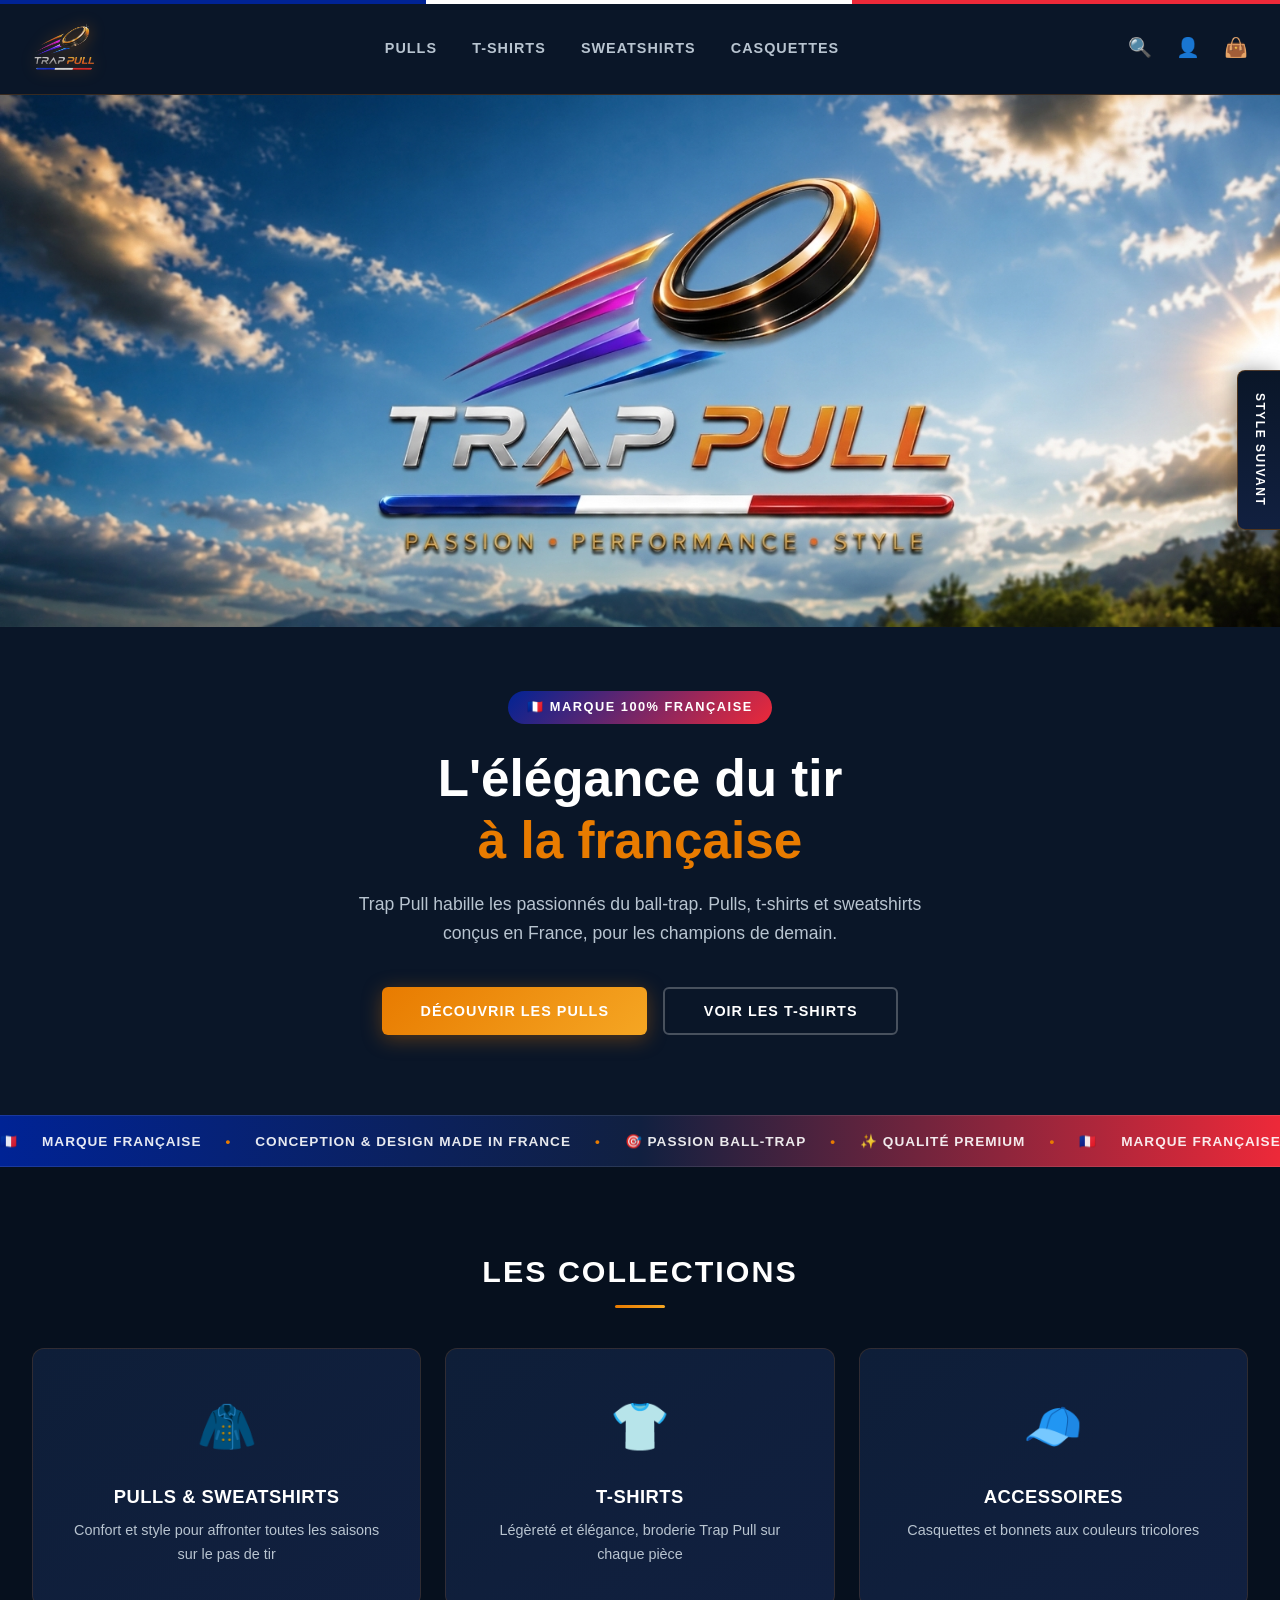
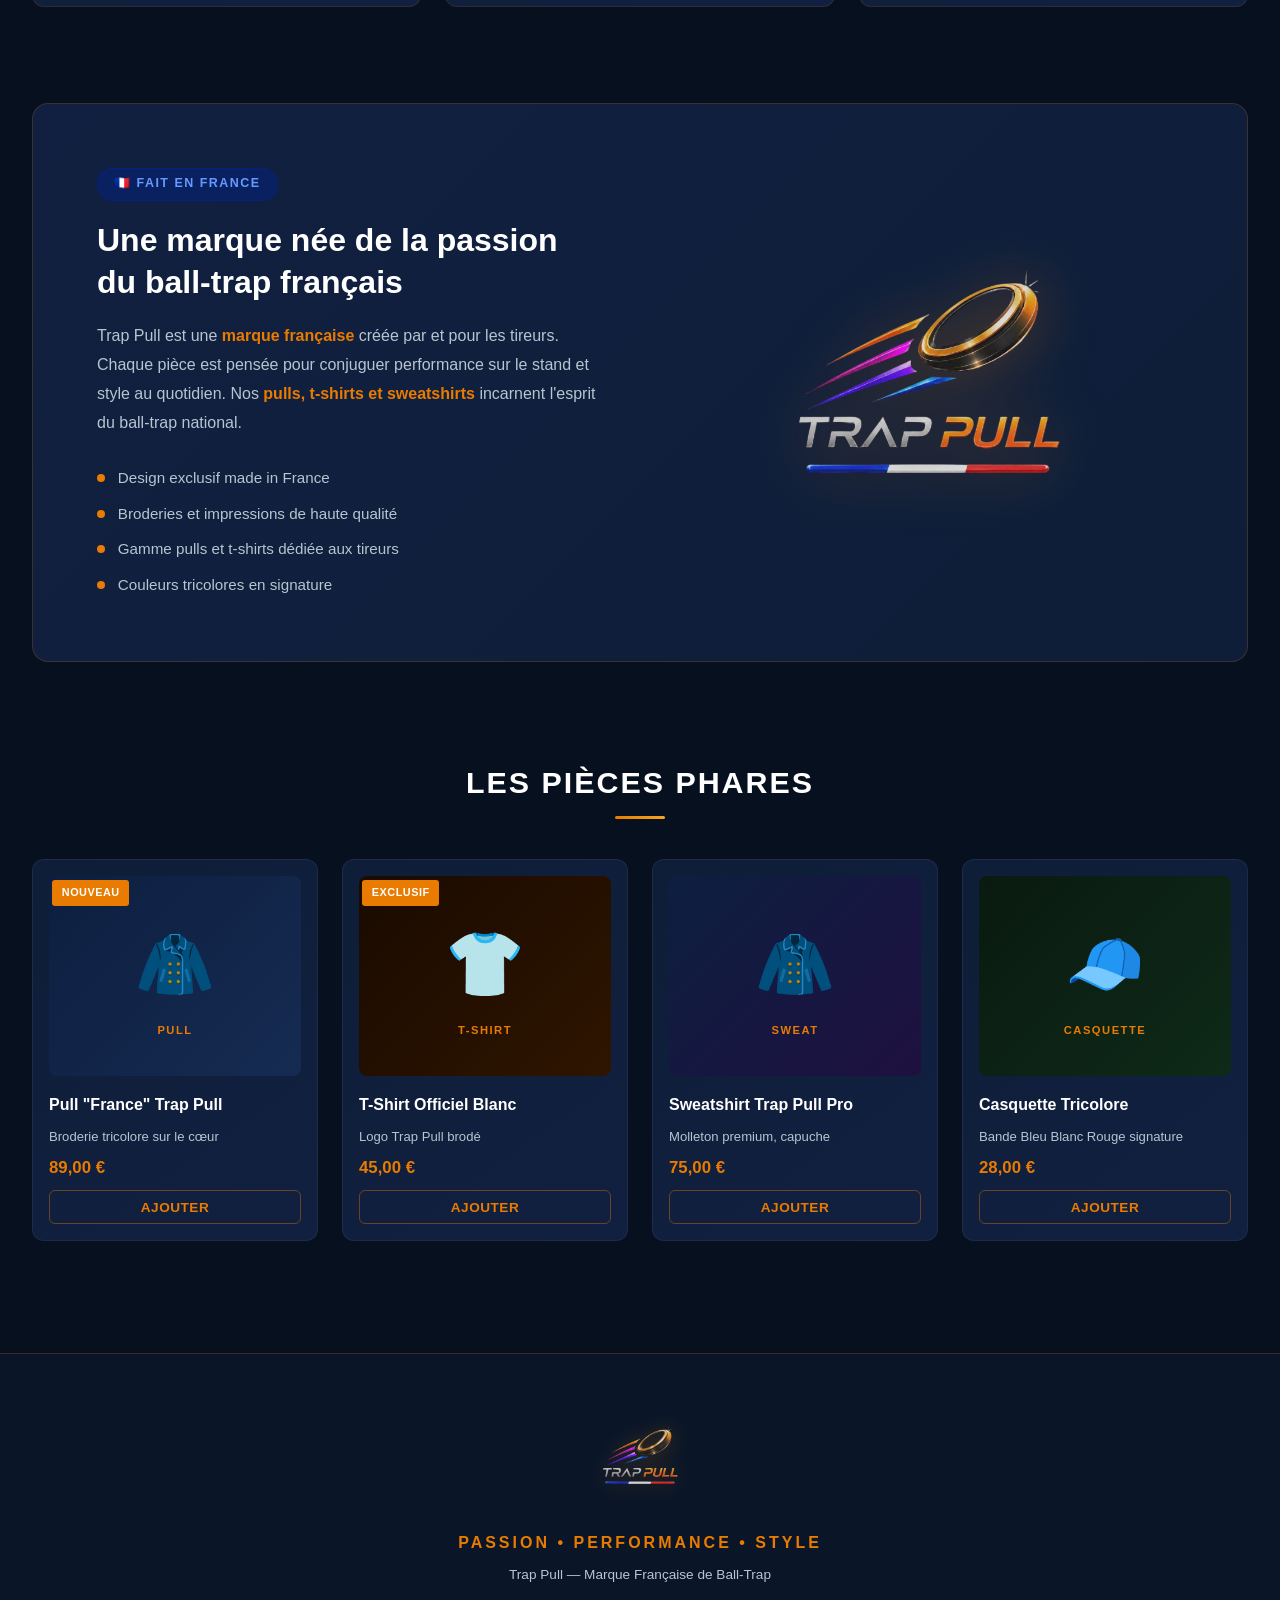
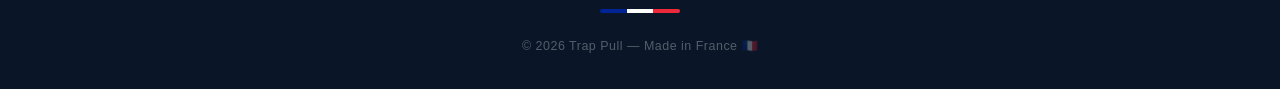
<file: index.html>
<!DOCTYPE html>
<html lang="fr">
<head>
    <meta charset="UTF-8">
    <meta name="viewport" content="width=device-width, initial-scale=1.0">
    <title>Trap Pull — Marque Française de Ball-Trap</title>
    <link rel="stylesheet" href="style.css">
</head>
<body>

    <!-- BARRE TRICOLORE -->
    <div class="top-bar"></div>

    <!-- NAV BAR -->
    <header>
        <div class="nav-container">
            <a href="#" class="logo">
                <img src="src/img/logosf.png" alt="Trap Pull Logo" class="logo-img">
            </a>
            <nav>
                <ul class="nav-menu">
                    <li><a href="#">Pulls</a></li>
                    <li><a href="#">T-Shirts</a></li>
                    <li><a href="#">Sweatshirts</a></li>
                    <li><a href="#">Casquettes</a></li>
                </ul>
            </nav>
            <div class="nav-icons">
                <span>🔍</span>
                <span>👤</span>
                <span>👜</span>
            </div>
        </div>
    </header>

    <!-- BOUTON STYLE SUIVANT — sticky centre droit -->
    <div class="style-switcher-container">
        <a href="fr2.html" class="btn-switcher">
             Style Suivant
        </a>
    </div>

    <!-- HERO SECTION avec bannière -->
    <section class="hero">
        <div class="hero-banner">
            <img src="src/img/banniere.png" alt="Trap Pull — Passion Performance Style" class="banner-img">
        </div>
        <div class="hero-content">
            <div class="hero-badge">🇫🇷 Marque 100% Française</div>
            <h1>L'élégance du tir<br><span class="highlight">à la française</span></h1>
            <p>Trap Pull habille les passionnés du ball-trap. Pulls, t-shirts et sweatshirts conçus en France, pour les champions de demain.</p>
            <div class="hero-ctas">
                <button class="btn-primary">Découvrir les Pulls</button>
                <button class="btn-secondary">Voir les T-Shirts</button>
            </div>
        </div>
    </section>

    <!-- BANDEAU MADE IN FRANCE -->
    <div class="made-in-france-banner">
        <div class="mif-content">
            <span>🇫🇷</span>
            <strong>Marque Française</strong>
            <span class="sep">•</span>
            <span>Conception &amp; Design Made in France</span>
            <span class="sep">•</span>
            <span>🎯 Passion Ball-Trap</span>
            <span class="sep">•</span>
            <span>✨ Qualité Premium</span>
            <span class="sep">•</span>
            <span>🇫🇷</span>
            <strong>Marque Française</strong>
            <span class="sep">•</span>
            <span>Conception &amp; Design Made in France</span>
            <span class="sep">•</span>
            <span>🎯 Passion Ball-Trap</span>
            <span class="sep">•</span>
            <span>✨ Qualité Premium</span>
        </div>
    </div>

    <!-- MAIN CONTENT -->
    <main class="main-container">

        <!-- CATEGORIES -->
        <h2 class="section-title">Les Collections</h2>
        <div class="grid-categories">
            <div class="category-card">
                <span class="category-icon">🧥</span>
                <h3>Pulls &amp; Sweatshirts</h3>
                <p>Confort et style pour affronter toutes les saisons sur le pas de tir</p>
            </div>
            <div class="category-card">
                <span class="category-icon">👕</span>
                <h3>T-Shirts</h3>
                <p>Légèreté et élégance, broderie Trap Pull sur chaque pièce</p>
            </div>
            <div class="category-card">
                <span class="category-icon">🧢</span>
                <h3>Accessoires</h3>
                <p>Casquettes et bonnets aux couleurs tricolores</p>
            </div>
        </div>

        <!-- SECTION IDENTITE FRANÇAISE -->
        <div class="france-identity-section">
            <div class="fi-text">
                <div class="fi-badge">🇫🇷 Fait en France</div>
                <h2>Une marque née de la passion<br>du ball-trap français</h2>
                <p>Trap Pull est une <strong>marque française</strong> créée par et pour les tireurs. Chaque pièce est pensée pour conjuguer performance sur le stand et style au quotidien. Nos <strong>pulls, t-shirts et sweatshirts</strong> incarnent l'esprit du ball-trap national.</p>
                <ul class="fi-list">
                    <li><span class="fi-dot"></span> Design exclusif made in France</li>
                    <li><span class="fi-dot"></span> Broderies et impressions de haute qualité</li>
                    <li><span class="fi-dot"></span> Gamme pulls et t-shirts dédiée aux tireurs</li>
                    <li><span class="fi-dot"></span> Couleurs tricolores en signature</li>
                </ul>
            </div>
            <div class="fi-logo">
                <img src="src/img/logosf.png" alt="Trap Pull" class="fi-logo-img">
            </div>
        </div>

        <!-- PRODUITS -->
        <h2 class="section-title">Les Pièces Phares</h2>
        <div class="grid-products">

            <div class="product-card">
                <span class="product-badge">Nouveau</span>
                <div class="product-thumb pull-thumb">
                    <span>🧥</span>
                    <div class="product-thumb-label">Pull</div>
                </div>
                <div class="product-title">Pull "France" Trap Pull</div>
                <div class="product-sub">Broderie tricolore sur le cœur</div>
                <div class="product-price">89,00 €</div>
                <button class="btn-add">Ajouter</button>
            </div>

            <div class="product-card">
                <span class="product-badge new">Exclusif</span>
                <div class="product-thumb tshirt-thumb">
                    <span>👕</span>
                    <div class="product-thumb-label">T-Shirt</div>
                </div>
                <div class="product-title">T-Shirt Officiel Blanc</div>
                <div class="product-sub">Logo Trap Pull brodé</div>
                <div class="product-price">45,00 €</div>
                <button class="btn-add">Ajouter</button>
            </div>

            <div class="product-card">
                <div class="product-thumb sweat-thumb">
                    <span>🧥</span>
                    <div class="product-thumb-label">Sweat</div>
                </div>
                <div class="product-title">Sweatshirt Trap Pull Pro</div>
                <div class="product-sub">Molleton premium, capuche</div>
                <div class="product-price">75,00 €</div>
                <button class="btn-add">Ajouter</button>
            </div>

            <div class="product-card">
                <div class="product-thumb cap-thumb">
                    <span>🧢</span>
                    <div class="product-thumb-label">Casquette</div>
                </div>
                <div class="product-title">Casquette Tricolore</div>
                <div class="product-sub">Bande Bleu Blanc Rouge signature</div>
                <div class="product-price">28,00 €</div>
                <button class="btn-add">Ajouter</button>
            </div>

        </div>

    </main>

    <!-- FOOTER -->
    <footer>
        <div class="footer-logo">
            <img src="src/img/logosf.png" alt="Trap Pull" class="footer-logo-img">
        </div>
        <p class="footer-tagline">Passion • Performance • Style</p>
        <p class="footer-sub">Trap Pull — Marque Française de Ball-Trap</p>
        <div class="france-flag-footer">
            <div class="flag-stripe" style="background:#002395;"></div>
            <div class="flag-stripe" style="background:#FFFFFF;"></div>
            <div class="flag-stripe" style="background:#ED2939;"></div>
        </div>
        <p class="footer-copy">© 2026 Trap Pull — Made in France 🇫🇷</p>
    </footer>

</body>
</html>
</file>
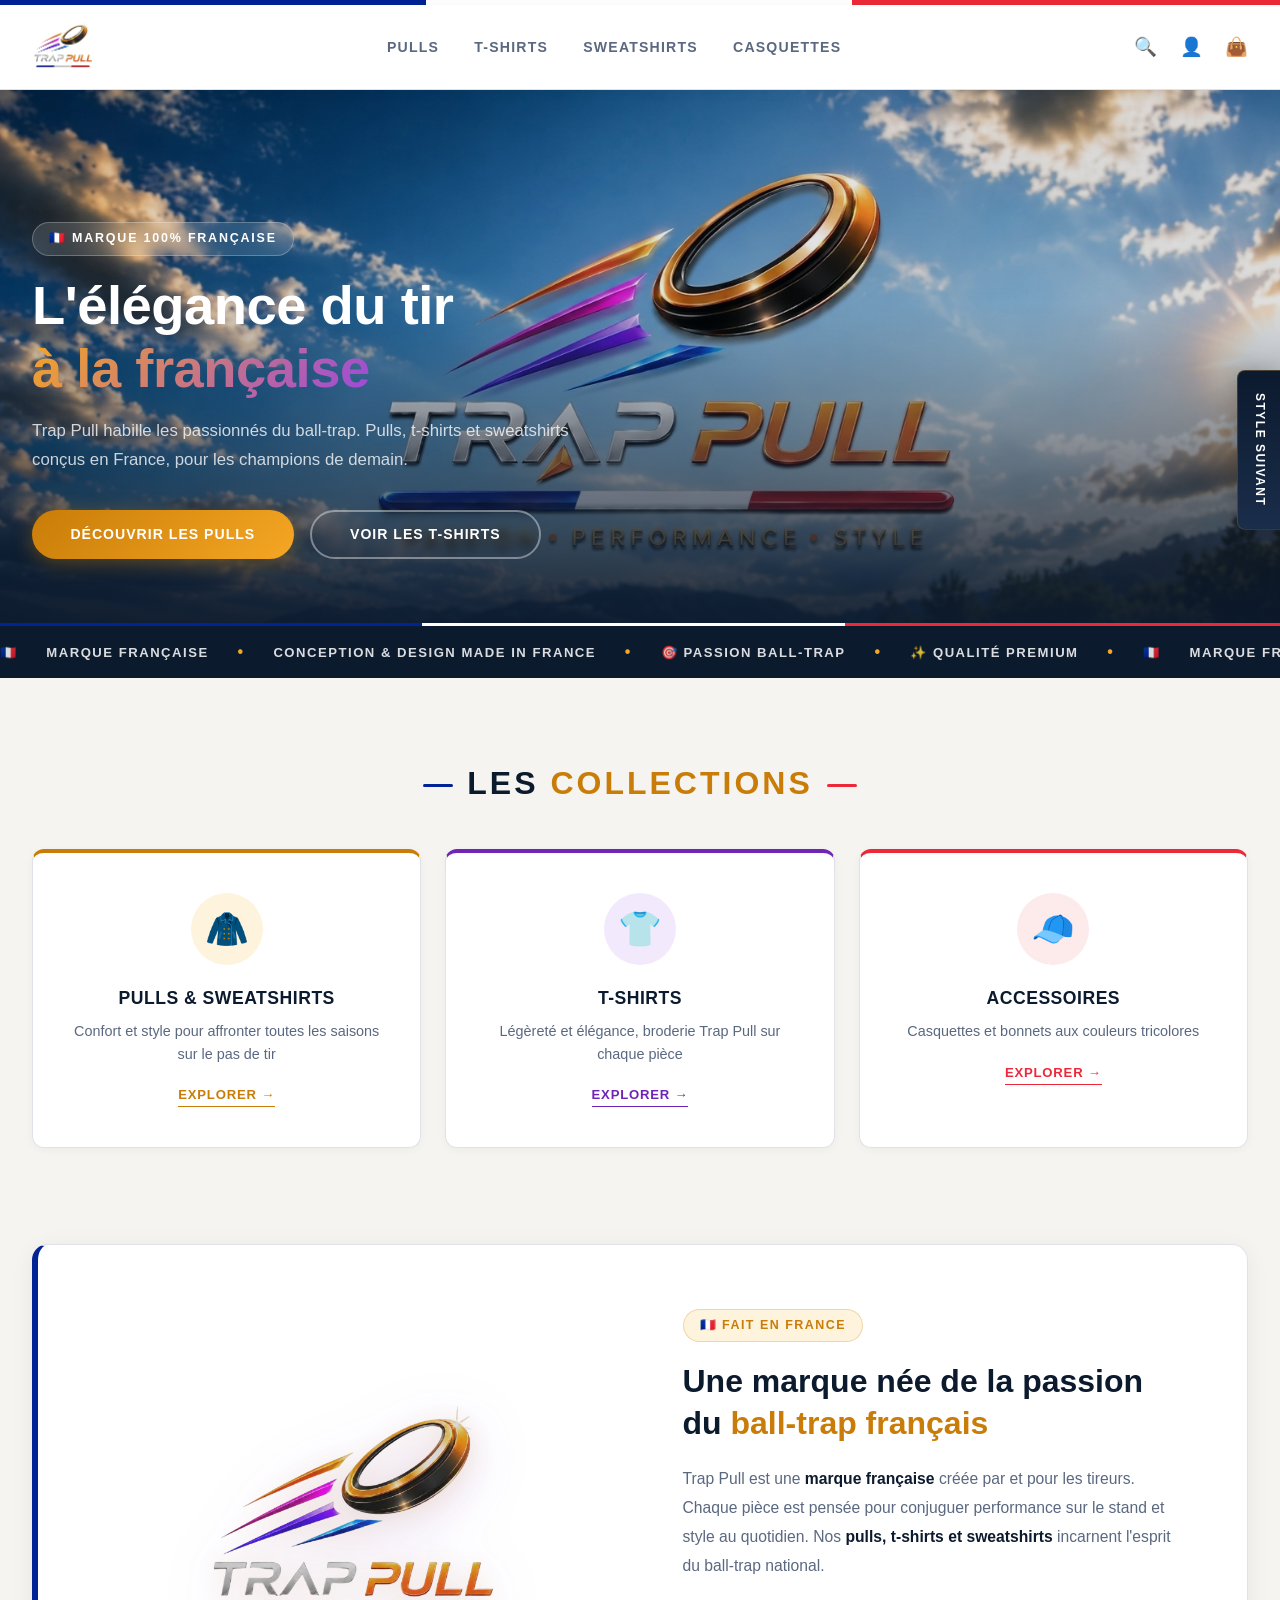
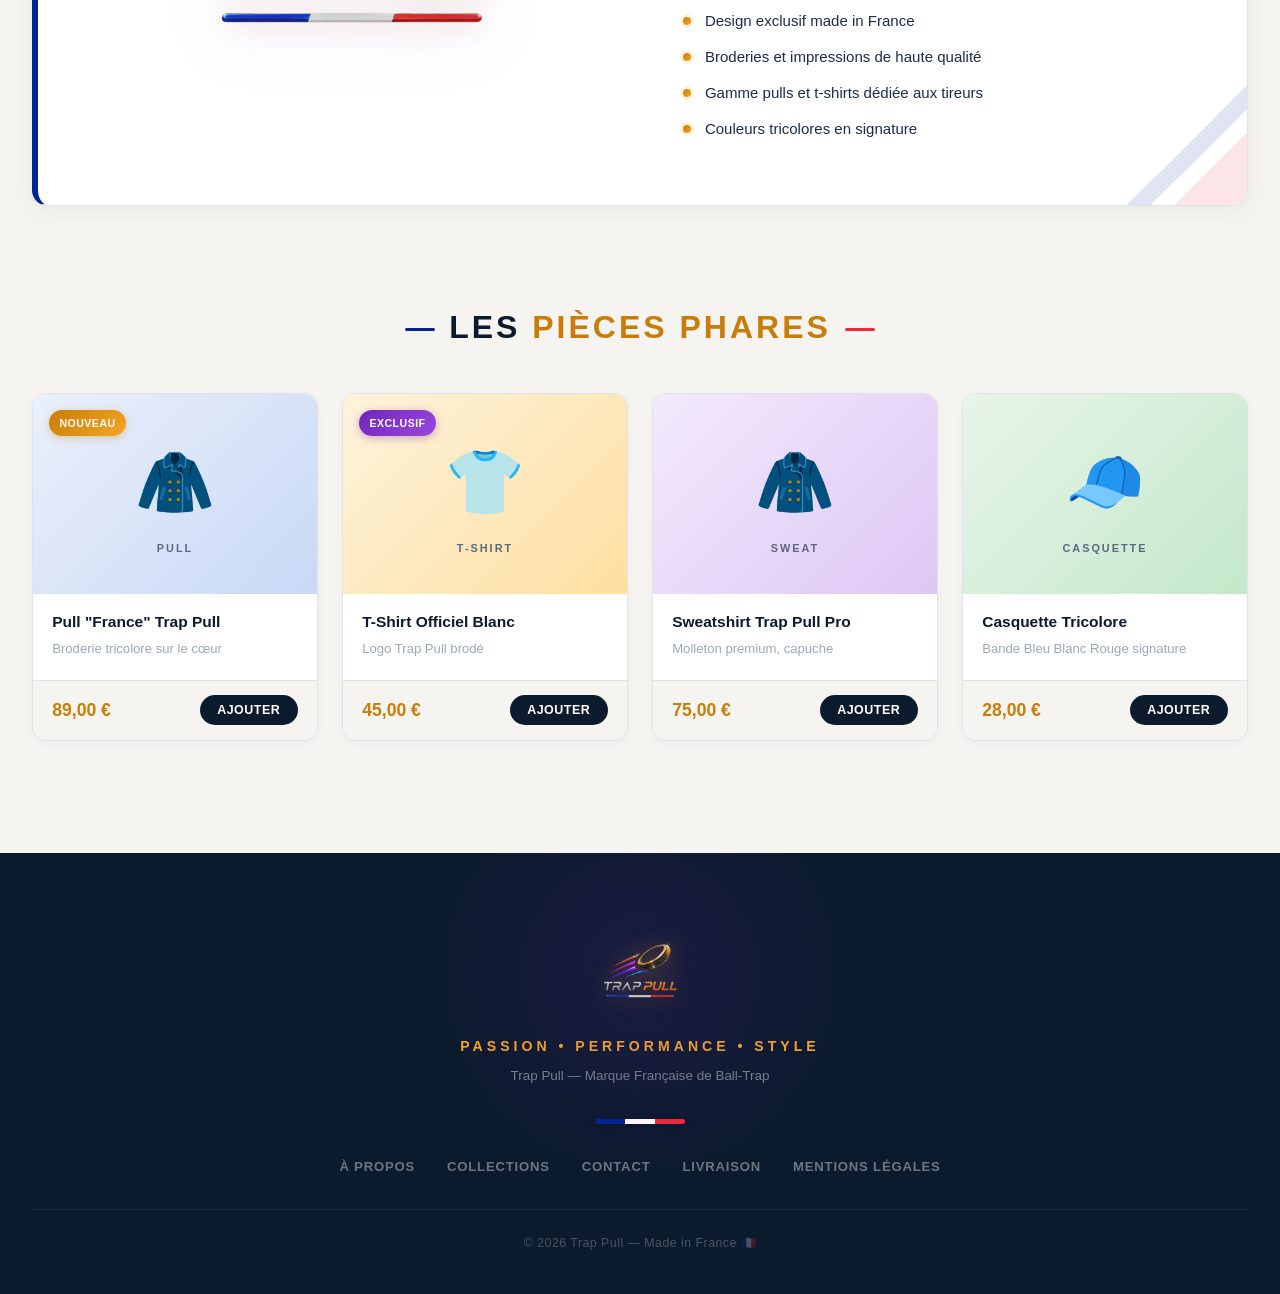
<file: fr2.html>
<!DOCTYPE html>
<html lang="fr">
<head>
    <meta charset="UTF-8">
    <meta name="viewport" content="width=device-width, initial-scale=1.0">
    <title>Trap Pull — Marque Française de Ball-Trap</title>
    <link rel="stylesheet" href="stylefr2.css">
</head>
<body>

    <!-- BARRE TRICOLORE -->
    <div class="top-bar"></div>

    <!-- NAV BAR -->
    <header>
        <div class="nav-container">
            <a href="#" class="logo">
                <img src="src/img/logosf.png" alt="Trap Pull Logo" class="logo-img">
            </a>
            <nav>
                <ul class="nav-menu">
                    <li><a href="#">Pulls</a></li>
                    <li><a href="#">T-Shirts</a></li>
                    <li><a href="#">Sweatshirts</a></li>
                    <li><a href="#">Casquettes</a></li>
                </ul>
            </nav>
            <div class="nav-icons">
                <span title="Rechercher">🔍</span>
                <span title="Mon compte">👤</span>
                <span title="Mon panier">👜</span>
            </div>
        </div>
    </header>

    <div class="style-switcher-container">
        <a href="fr3.html" class="btn-switcher">
             Style Suivant
        </a>
    </div>

    <!-- HERO SECTION avec bannière + overlay texte -->
    <section class="hero">
        <div class="hero-banner">
            <img src="src/img/banniere.png" alt="Trap Pull — Passion Performance Style" class="banner-img">
        </div>
        <div class="hero-content">
            <div class="hero-badge">🇫🇷 Marque 100% Française</div>
            <h1>L'élégance du tir<br><span class="highlight">à la française</span></h1>
            <p>Trap Pull habille les passionnés du ball-trap. Pulls, t-shirts et sweatshirts conçus en France, pour les champions de demain.</p>
            <div class="hero-ctas">
                <button class="btn-primary">Découvrir les Pulls</button>
                <button class="btn-secondary">Voir les T-Shirts</button>
            </div>
        </div>
    </section>

    <!-- BANDEAU MADE IN FRANCE -->
    <div class="made-in-france-banner">
        <div class="mif-content">
            <span>🇫🇷</span>
            <strong>Marque Française</strong>
            <span class="sep">•</span>
            <span>Conception &amp; Design Made in France</span>
            <span class="sep">•</span>
            <span>🎯 Passion Ball-Trap</span>
            <span class="sep">•</span>
            <span>✨ Qualité Premium</span>
            <span class="sep">•</span>
            <span>🇫🇷</span>
            <strong>Marque Française</strong>
            <span class="sep">•</span>
            <span>Conception &amp; Design Made in France</span>
            <span class="sep">•</span>
            <span>🎯 Passion Ball-Trap</span>
            <span class="sep">•</span>
            <span>✨ Qualité Premium</span>
        </div>
    </div>

    <!-- MAIN CONTENT -->
    <main class="main-container">

        <!-- CATEGORIES -->
        <h2 class="section-title">Les <span class="title-accent">Collections</span></h2>
        <div class="grid-categories">

            <div class="category-card">
                <div class="category-icon-wrap">🧥</div>
                <h3>Pulls &amp; Sweatshirts</h3>
                <p>Confort et style pour affronter toutes les saisons sur le pas de tir</p>
                <span class="category-link">Explorer →</span>
            </div>

            <div class="category-card">
                <div class="category-icon-wrap">👕</div>
                <h3>T-Shirts</h3>
                <p>Légèreté et élégance, broderie Trap Pull sur chaque pièce</p>
                <span class="category-link">Explorer →</span>
            </div>

            <div class="category-card">
                <div class="category-icon-wrap">🧢</div>
                <h3>Accessoires</h3>
                <p>Casquettes et bonnets aux couleurs tricolores</p>
                <span class="category-link">Explorer →</span>
            </div>

        </div>

        <!-- SECTION IDENTITE FRANÇAISE -->
        <div class="france-identity-section">
            <div class="fi-logo">
                <img src="src/img/logosf.png" alt="Trap Pull" class="fi-logo-img">
            </div>
            <div class="fi-text">
                <div class="fi-badge">🇫🇷 Fait en France</div>
                <h2>Une marque née de la passion<br>du <em>ball-trap français</em></h2>
                <p>Trap Pull est une <strong>marque française</strong> créée par et pour les tireurs. Chaque pièce est pensée pour conjuguer performance sur le stand et style au quotidien. Nos <strong>pulls, t-shirts et sweatshirts</strong> incarnent l'esprit du ball-trap national.</p>
                <ul class="fi-list">
                    <li><span class="fi-dot"></span> Design exclusif made in France</li>
                    <li><span class="fi-dot"></span> Broderies et impressions de haute qualité</li>
                    <li><span class="fi-dot"></span> Gamme pulls et t-shirts dédiée aux tireurs</li>
                    <li><span class="fi-dot"></span> Couleurs tricolores en signature</li>
                </ul>
            </div>
        </div>

        <!-- PRODUITS -->
        <h2 class="section-title">Les <span class="title-accent">Pièces Phares</span></h2>
        <div class="grid-products">

            <div class="product-card">
                <span class="product-badge">Nouveau</span>
                <div class="product-thumb pull-thumb">
                    <span>🧥</span>
                    <div class="product-thumb-label">Pull</div>
                </div>
                <div class="product-info">
                    <div class="product-title">Pull "France" Trap Pull</div>
                    <div class="product-sub">Broderie tricolore sur le cœur</div>
                </div>
                <div class="product-footer">
                    <div class="product-price">89,00 €</div>
                    <button class="btn-add">Ajouter</button>
                </div>
            </div>

            <div class="product-card">
                <span class="product-badge new">Exclusif</span>
                <div class="product-thumb tshirt-thumb">
                    <span>👕</span>
                    <div class="product-thumb-label">T-Shirt</div>
                </div>
                <div class="product-info">
                    <div class="product-title">T-Shirt Officiel Blanc</div>
                    <div class="product-sub">Logo Trap Pull brodé</div>
                </div>
                <div class="product-footer">
                    <div class="product-price">45,00 €</div>
                    <button class="btn-add">Ajouter</button>
                </div>
            </div>

            <div class="product-card">
                <div class="product-thumb sweat-thumb">
                    <span>🧥</span>
                    <div class="product-thumb-label">Sweat</div>
                </div>
                <div class="product-info">
                    <div class="product-title">Sweatshirt Trap Pull Pro</div>
                    <div class="product-sub">Molleton premium, capuche</div>
                </div>
                <div class="product-footer">
                    <div class="product-price">75,00 €</div>
                    <button class="btn-add">Ajouter</button>
                </div>
            </div>

            <div class="product-card">
                <div class="product-thumb cap-thumb">
                    <span>🧢</span>
                    <div class="product-thumb-label">Casquette</div>
                </div>
                <div class="product-info">
                    <div class="product-title">Casquette Tricolore</div>
                    <div class="product-sub">Bande Bleu Blanc Rouge signature</div>
                </div>
                <div class="product-footer">
                    <div class="product-price">28,00 €</div>
                    <button class="btn-add">Ajouter</button>
                </div>
            </div>

        </div>

    </main>

    <!-- FOOTER -->
    <footer>
        <div class="footer-logo">
            <img src="src/img/logosf.png" alt="Trap Pull" class="footer-logo-img">
        </div>
        <p class="footer-tagline">Passion • Performance • Style</p>
        <p class="footer-sub">Trap Pull — Marque Française de Ball-Trap</p>
        <div class="france-flag-footer">
            <div class="flag-stripe" style="background:#002395;"></div>
            <div class="flag-stripe" style="background:#FFFFFF;"></div>
            <div class="flag-stripe" style="background:#ED2939;"></div>
        </div>
        <nav class="footer-links">
            <a href="#">À Propos</a>
            <a href="#">Collections</a>
            <a href="#">Contact</a>
            <a href="#">Livraison</a>
            <a href="#">Mentions Légales</a>
        </nav>
        <p class="footer-copy">© 2026 Trap Pull — Made in France 🇫🇷</p>
    </footer>

</body>
</html>
</file>
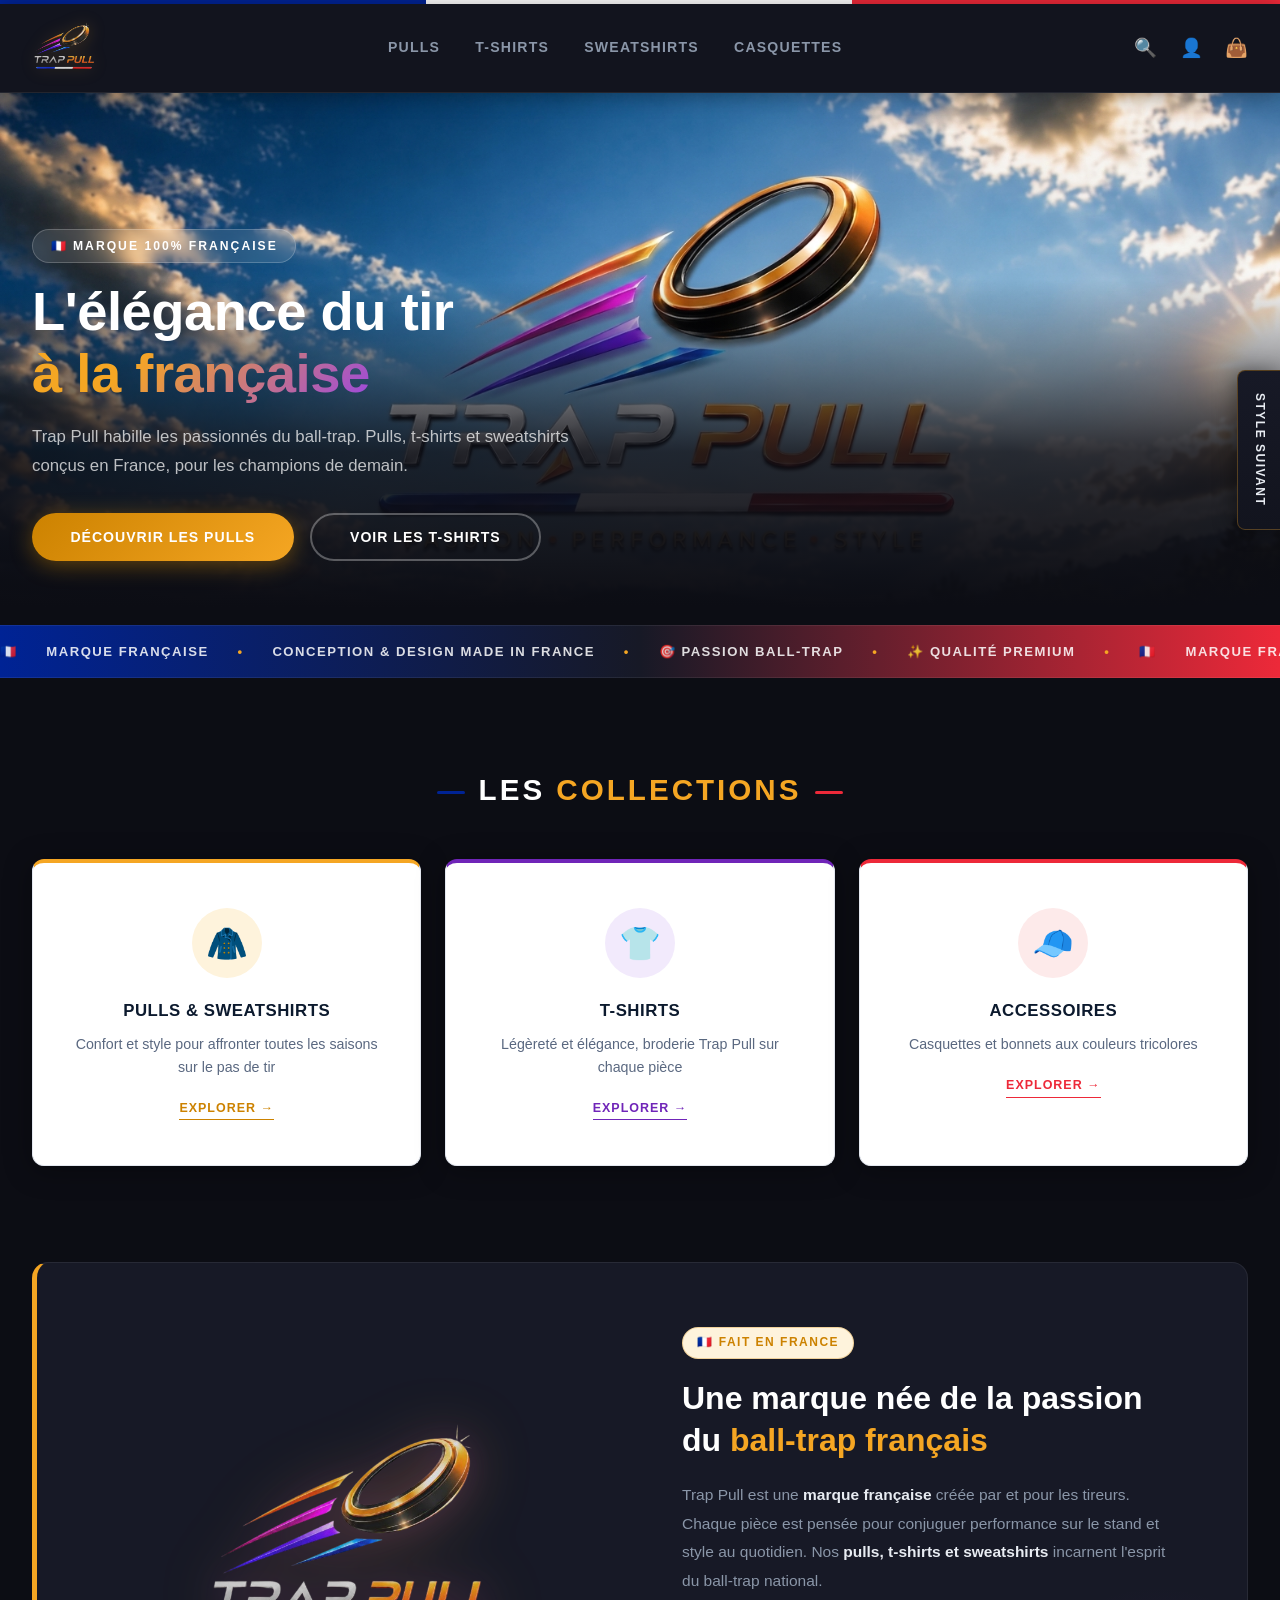
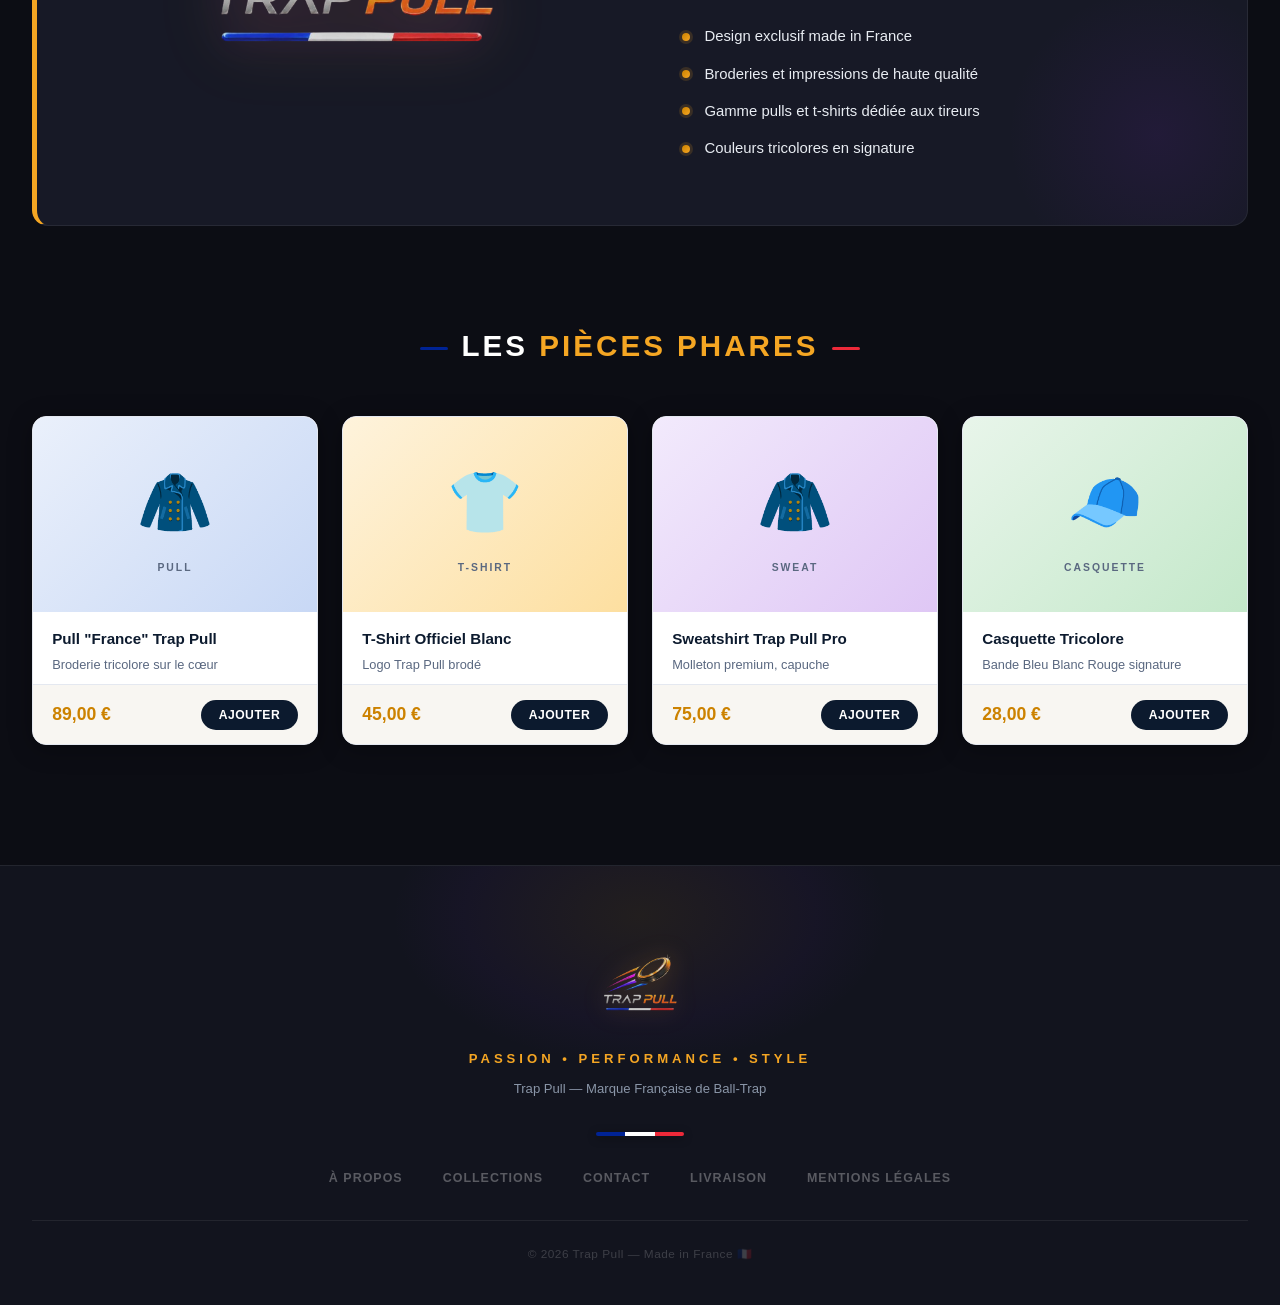
<file: fr3.html>
<!DOCTYPE html>
<html lang="fr">
<head>
    <meta charset="UTF-8">
    <meta name="viewport" content="width=device-width, initial-scale=1.0">
    <title>Trap Pull — Marque Française de Ball-Trap</title>
    <link rel="stylesheet" href="stylefr3.css">
</head>
<body>

    <!-- BARRE TRICOLORE -->
    <div class="top-bar"></div>

    <!-- NAV BAR -->
    <header>
        <div class="nav-container">
            <a href="#" class="logo">
                <img src="src/img/logosf.png" alt="Trap Pull Logo" class="logo-img">
            </a>
            <nav>
                <ul class="nav-menu">
                    <li><a href="#">Pulls</a></li>
                    <li><a href="#">T-Shirts</a></li>
                    <li><a href="#">Sweatshirts</a></li>
                    <li><a href="#">Casquettes</a></li>
                </ul>
            </nav>
            <div class="nav-icons">
                <span title="Rechercher">🔍</span>
                <span title="Mon compte">👤</span>
                <span title="Mon panier">👜</span>
            </div>
        </div>
    </header>

    <div class="style-switcher-container">
        <a href="france.html" class="btn-switcher">
             Style Suivant
        </a>
    </div>

    <!-- HERO — Bannière plein format (V1) + overlay texte éditorial (V2) -->
    <section class="hero">
        <div class="hero-banner">
            <img src="src/img/banniere.png" alt="Trap Pull — Passion Performance Style" class="banner-img">
        </div>
        <div class="hero-content">
            <div class="hero-badge">🇫🇷 Marque 100% Française</div>
            <h1>L'élégance du tir<br><span class="highlight">à la française</span></h1>
            <p>Trap Pull habille les passionnés du ball-trap. Pulls, t-shirts et sweatshirts conçus en France, pour les champions de demain.</p>
            <div class="hero-ctas">
                <button class="btn-primary">Découvrir les Pulls</button>
                <button class="btn-secondary">Voir les T-Shirts</button>
            </div>
        </div>
    </section>

    <!-- BANDEAU MADE IN FRANCE -->
    <div class="made-in-france-banner">
        <div class="mif-content">
            <span>🇫🇷</span>
            <strong>Marque Française</strong>
            <span class="sep">•</span>
            <span>Conception &amp; Design Made in France</span>
            <span class="sep">•</span>
            <span>🎯 Passion Ball-Trap</span>
            <span class="sep">•</span>
            <span>✨ Qualité Premium</span>
            <span class="sep">•</span>
            <span>🇫🇷</span>
            <strong>Marque Française</strong>
            <span class="sep">•</span>
            <span>Conception &amp; Design Made in France</span>
            <span class="sep">•</span>
            <span>🎯 Passion Ball-Trap</span>
            <span class="sep">•</span>
            <span>✨ Qualité Premium</span>
        </div>
    </div>

    <!-- MAIN CONTENT -->
    <main class="main-container">

        <!-- CATEGORIES -->
        <h2 class="section-title">Les <span class="title-accent">Collections</span></h2>
        <div class="grid-categories">

            <div class="category-card">
                <div class="category-icon-wrap">🧥</div>
                <h3>Pulls &amp; Sweatshirts</h3>
                <p>Confort et style pour affronter toutes les saisons sur le pas de tir</p>
                <span class="category-link">Explorer →</span>
            </div>

            <div class="category-card">
                <div class="category-icon-wrap">👕</div>
                <h3>T-Shirts</h3>
                <p>Légèreté et élégance, broderie Trap Pull sur chaque pièce</p>
                <span class="category-link">Explorer →</span>
            </div>

            <div class="category-card">
                <div class="category-icon-wrap">🧢</div>
                <h3>Accessoires</h3>
                <p>Casquettes et bonnets aux couleurs tricolores</p>
                <span class="category-link">Explorer →</span>
            </div>

        </div>

        <!-- SECTION IDENTITE FRANÇAISE -->
        <div class="france-identity-section">
            <div class="fi-logo">
                <img src="src/img/logosf.png" alt="Trap Pull" class="fi-logo-img">
            </div>
            <div class="fi-text">
                <div class="fi-badge">🇫🇷 Fait en France</div>
                <h2>Une marque née de la passion<br>du <em>ball-trap français</em></h2>
                <p>Trap Pull est une <strong>marque française</strong> créée par et pour les tireurs. Chaque pièce est pensée pour conjuguer performance sur le stand et style au quotidien. Nos <strong>pulls, t-shirts et sweatshirts</strong> incarnent l'esprit du ball-trap national.</p>
                <ul class="fi-list">
                    <li><span class="fi-dot"></span> Design exclusif made in France</li>
                    <li><span class="fi-dot"></span> Broderies et impressions de haute qualité</li>
                    <li><span class="fi-dot"></span> Gamme pulls et t-shirts dédiée aux tireurs</li>
                    <li><span class="fi-dot"></span> Couleurs tricolores en signature</li>
                </ul>
            </div>
        </div>

        <!-- PRODUITS -->
        <h2 class="section-title">Les <span class="title-accent">Pièces Phares</span></h2>
        <div class="grid-products">

            <div class="product-card">
                <span class="product-badge">Nouveau</span>
                <div class="product-thumb pull-thumb">
                    <span>🧥</span>
                    <div class="product-thumb-label">Pull</div>
                </div>
                <div class="product-info">
                    <div class="product-title">Pull "France" Trap Pull</div>
                    <div class="product-sub">Broderie tricolore sur le cœur</div>
                </div>
                <div class="product-footer">
                    <div class="product-price">89,00 €</div>
                    <button class="btn-add">Ajouter</button>
                </div>
            </div>

            <div class="product-card">
                <span class="product-badge new">Exclusif</span>
                <div class="product-thumb tshirt-thumb">
                    <span>👕</span>
                    <div class="product-thumb-label">T-Shirt</div>
                </div>
                <div class="product-info">
                    <div class="product-title">T-Shirt Officiel Blanc</div>
                    <div class="product-sub">Logo Trap Pull brodé</div>
                </div>
                <div class="product-footer">
                    <div class="product-price">45,00 €</div>
                    <button class="btn-add">Ajouter</button>
                </div>
            </div>

            <div class="product-card">
                <div class="product-thumb sweat-thumb">
                    <span>🧥</span>
                    <div class="product-thumb-label">Sweat</div>
                </div>
                <div class="product-info">
                    <div class="product-title">Sweatshirt Trap Pull Pro</div>
                    <div class="product-sub">Molleton premium, capuche</div>
                </div>
                <div class="product-footer">
                    <div class="product-price">75,00 €</div>
                    <button class="btn-add">Ajouter</button>
                </div>
            </div>

            <div class="product-card">
                <div class="product-thumb cap-thumb">
                    <span>🧢</span>
                    <div class="product-thumb-label">Casquette</div>
                </div>
                <div class="product-info">
                    <div class="product-title">Casquette Tricolore</div>
                    <div class="product-sub">Bande Bleu Blanc Rouge signature</div>
                </div>
                <div class="product-footer">
                    <div class="product-price">28,00 €</div>
                    <button class="btn-add">Ajouter</button>
                </div>
            </div>

        </div>

    </main>

    <!-- FOOTER -->
    <footer>
        <div class="footer-logo">
            <img src="src/img/logosf.png" alt="Trap Pull" class="footer-logo-img">
        </div>
        <p class="footer-tagline">Passion • Performance • Style</p>
        <p class="footer-sub">Trap Pull — Marque Française de Ball-Trap</p>
        <div class="france-flag-footer">
            <div class="flag-stripe" style="background:#002395;"></div>
            <div class="flag-stripe" style="background:#FFFFFF;"></div>
            <div class="flag-stripe" style="background:#ED2939;"></div>
        </div>
        <nav class="footer-links">
            <a href="#">À Propos</a>
            <a href="#">Collections</a>
            <a href="#">Contact</a>
            <a href="#">Livraison</a>
            <a href="#">Mentions Légales</a>
        </nav>
        <p class="footer-copy">© 2026 Trap Pull — Made in France 🇫🇷</p>
    </footer>

</body>
</html>
</file>
<file: style.css>
/* ============================================================
   TRAP PULL — Marque Française de Ball-Trap
   Palette : Bleu nuit / Orange doré / Argent / Tricolore
   ============================================================ */

:root {
    --navy:        #0A1628;   /* Bleu nuit profond (fond principal) */
    --navy-mid:    #112040;   /* Bleu nuit intermédiaire */
    --navy-card:   #0E1E38;   /* Bleu pour les cartes */
    --orange:      #E87B00;   /* Orange doré Trap Pull */
    --orange-light:#F5A623;   /* Orange clair pour hover */
    --silver:      #B8C4D0;   /* Argent / texte secondaire */
    --white:       #FFFFFF;
    --blue-fr:     #002395;   /* Bleu France tricolore */
    --red-fr:      #ED2939;   /* Rouge France tricolore */
    --bg-dark:     #06101E;   /* Fond très sombre */
}

/* --- RESET --- */
*, *::before, *::after {
    margin: 0; padding: 0;
    box-sizing: border-box;
}

body {
    background-color: var(--bg-dark);
    color: var(--white);
    font-family: -apple-system, BlinkMacSystemFont, 'Segoe UI', Roboto, Helvetica, Arial, sans-serif;
    line-height: 1.6;
}

a { color: inherit; text-decoration: none; }

/* --- BARRE TRICOLORE --- */
.top-bar {
    height: 4px;
    background: linear-gradient(to right, #002395 33.3%, #FFFFFF 33.3%, #FFFFFF 66.6%, #ED2939 66.6%);
    width: 100%;
}

/* ============================================================
   HEADER & NAV
   ============================================================ */
header {
    background-color: var(--navy);
    border-bottom: 1px solid rgba(232, 123, 0, 0.2);
    position: sticky;
    top: 0;
    z-index: 100;
}

.nav-container {
    max-width: 1280px;
    margin: 0 auto;
    display: flex;
    justify-content: space-between;
    align-items: center;
    padding: 0.8rem 2rem;
    gap: 1.5rem;
}

.logo { display: flex; align-items: center; flex-shrink: 0; }

.logo-img {
    height: 64px;
    width: auto;
    object-fit: contain;
    filter: drop-shadow(0 0 8px rgba(232, 123, 0, 0.4));
    transition: filter 0.2s;
}
.logo-img:hover {
    filter: drop-shadow(0 0 14px rgba(232, 123, 0, 0.7));
}

.nav-menu {
    display: flex;
    gap: 2.2rem;
    list-style: none;
    font-weight: 700;
    font-size: 0.9rem;
    text-transform: uppercase;
    letter-spacing: 1px;
    color: var(--silver);
}

.nav-menu a { transition: color 0.2s; }
.nav-menu a:hover { color: var(--orange); }

.nav-icons {
    font-size: 1.2rem;
    display: flex;
    gap: 1.5rem;
    cursor: pointer;
    flex-shrink: 0;
    color: var(--silver);
}
.nav-icons span:hover { color: var(--orange); }

/* ============================================================
   HERO — Bannière plein format
   ============================================================ */
.hero {
    position: relative;
    background-color: var(--navy);
    overflow: hidden;
}

.hero-banner {
    width: 100%;
    line-height: 0;
    background-color: var(--navy);
}

.banner-img {
    width: 100%;
    max-height: 640px;
    object-fit: contain;
    object-position: center center;
    display: block;
    margin: 0 auto;
}

.hero-content {
    max-width: 1280px;
    margin: 0 auto;
    padding: 4rem 2rem 5rem;
    text-align: center;
    position: relative;
}

.hero-badge {
    display: inline-block;
    background: linear-gradient(135deg, var(--blue-fr), var(--red-fr));
    color: var(--white);
    font-size: 0.8rem;
    font-weight: 700;
    text-transform: uppercase;
    letter-spacing: 1.5px;
    padding: 0.4rem 1.2rem;
    border-radius: 50px;
    margin-bottom: 1.5rem;
}

.hero-content h1 {
    font-size: 3.2rem;
    font-weight: 800;
    color: var(--white);
    margin-bottom: 1.2rem;
    line-height: 1.2;
}

.hero-content h1 .highlight {
    color: var(--orange);
}

.hero-content p {
    color: var(--silver);
    font-size: 1.1rem;
    max-width: 620px;
    margin: 0 auto 2.5rem;
}

.hero-ctas {
    display: flex;
    gap: 1rem;
    justify-content: center;
    flex-wrap: wrap;
}

.btn-primary {
    background: linear-gradient(135deg, var(--orange), var(--orange-light));
    color: var(--white);
    padding: 0.9rem 2.4rem;
    border-radius: 6px;
    font-weight: 700;
    border: none;
    text-transform: uppercase;
    letter-spacing: 1px;
    font-size: 0.9rem;
    cursor: pointer;
    transition: all 0.2s ease;
    box-shadow: 0 4px 20px rgba(232, 123, 0, 0.35);
}
.btn-primary:hover {
    transform: translateY(-2px);
    box-shadow: 0 8px 28px rgba(232, 123, 0, 0.5);
}

.btn-secondary {
    background: transparent;
    color: var(--white);
    padding: 0.9rem 2.4rem;
    border-radius: 6px;
    font-weight: 700;
    border: 2px solid rgba(255,255,255,0.25);
    text-transform: uppercase;
    letter-spacing: 1px;
    font-size: 0.9rem;
    cursor: pointer;
    transition: all 0.2s ease;
}
.btn-secondary:hover {
    border-color: var(--orange);
    color: var(--orange);
    transform: translateY(-2px);
}

/* ============================================================
   BANDEAU MADE IN FRANCE (défilant)
   ============================================================ */
.made-in-france-banner {
    background: linear-gradient(to right, var(--blue-fr), var(--navy-mid), var(--red-fr));
    padding: 0.75rem 0;
    overflow: hidden;
    white-space: nowrap;
    border-top: 1px solid rgba(255,255,255,0.1);
    border-bottom: 1px solid rgba(255,255,255,0.1);
}

.mif-content {
    display: inline-flex;
    gap: 1.5rem;
    align-items: center;
    font-size: 0.85rem;
    font-weight: 600;
    text-transform: uppercase;
    letter-spacing: 1px;
    color: rgba(255,255,255,0.9);
    animation: ticker 22s linear infinite;
}

.mif-content .sep {
    color: var(--orange);
    font-weight: 900;
}

@keyframes ticker {
    0%   { transform: translateX(0); }
    100% { transform: translateX(-50%); }
}

/* ============================================================
   MAIN CONTAINER
   ============================================================ */
.main-container {
    max-width: 1280px;
    margin: 0 auto;
    padding: 5rem 2rem;
}

.section-title {
    font-size: 1.9rem;
    font-weight: 800;
    color: var(--white);
    margin-bottom: 2.5rem;
    text-align: center;
    text-transform: uppercase;
    letter-spacing: 2px;
}

.section-title::after {
    content: '';
    display: block;
    width: 50px;
    height: 3px;
    background: linear-gradient(to right, var(--orange), var(--orange-light));
    margin: 0.6rem auto 0;
    border-radius: 2px;
}

/* ============================================================
   GRILLE CATÉGORIES
   ============================================================ */
.grid-categories {
    display: grid;
    grid-template-columns: repeat(3, 1fr);
    gap: 1.5rem;
    margin-bottom: 6rem;
}

.category-card {
    background: linear-gradient(145deg, var(--navy-card), var(--navy-mid));
    border: 1px solid rgba(232, 123, 0, 0.15);
    border-radius: 12px;
    padding: 2.5rem 2rem;
    text-align: center;
    transition: all 0.3s ease;
    cursor: pointer;
}

.category-card:hover {
    border-color: var(--orange);
    transform: translateY(-4px);
    box-shadow: 0 12px 30px rgba(232, 123, 0, 0.15);
}

.category-icon {
    font-size: 3rem;
    margin-bottom: 1rem;
    display: block;
}

.category-card h3 {
    font-size: 1.15rem;
    font-weight: 700;
    color: var(--white);
    margin-bottom: 0.5rem;
    text-transform: uppercase;
    letter-spacing: 0.5px;
}

.category-card p {
    color: var(--silver);
    font-size: 0.9rem;
}

/* ============================================================
   SECTION IDENTITÉ FRANÇAISE
   ============================================================ */
.france-identity-section {
    display: grid;
    grid-template-columns: 1fr 1fr;
    gap: 4rem;
    align-items: center;
    background: linear-gradient(135deg, var(--navy-mid), var(--navy-card));
    border: 1px solid rgba(232, 123, 0, 0.2);
    border-radius: 16px;
    padding: 4rem;
    margin-bottom: 6rem;
}

.fi-badge {
    display: inline-block;
    background: rgba(0, 35, 149, 0.4);
    border: 1px solid rgba(0, 35, 149, 0.6);
    color: #6699FF;
    font-size: 0.78rem;
    font-weight: 700;
    text-transform: uppercase;
    letter-spacing: 1.5px;
    padding: 0.35rem 1rem;
    border-radius: 50px;
    margin-bottom: 1.2rem;
}

.fi-text h2 {
    font-size: 2rem;
    font-weight: 800;
    color: var(--white);
    margin-bottom: 1.2rem;
    line-height: 1.3;
}

.fi-text p {
    color: var(--silver);
    font-size: 1rem;
    margin-bottom: 1.8rem;
    line-height: 1.8;
}

.fi-text p strong {
    color: var(--orange);
}

.fi-list {
    list-style: none;
    display: flex;
    flex-direction: column;
    gap: 0.7rem;
}

.fi-list li {
    display: flex;
    align-items: center;
    gap: 0.8rem;
    font-size: 0.95rem;
    color: var(--silver);
}

.fi-dot {
    width: 8px;
    height: 8px;
    border-radius: 50%;
    background: var(--orange);
    flex-shrink: 0;
}

.fi-logo {
    display: flex;
    justify-content: center;
    align-items: center;
}

.fi-logo-img {
    width: 100%;
    max-width: 280px;
    height: auto;
    filter: drop-shadow(0 0 30px rgba(232, 123, 0, 0.35));
}

/* ============================================================
   GRILLE PRODUITS
   ============================================================ */
.grid-products {
    display: grid;
    grid-template-columns: repeat(4, 1fr);
    gap: 1.5rem;
}

.product-card {
    background: linear-gradient(145deg, var(--navy-card), var(--navy-mid));
    border: 1px solid rgba(255,255,255,0.06);
    border-radius: 12px;
    padding: 1rem;
    position: relative;
    transition: all 0.3s ease;
    display: flex;
    flex-direction: column;
    gap: 0.5rem;
}

.product-card:hover {
    border-color: rgba(232, 123, 0, 0.4);
    transform: translateY(-4px);
    box-shadow: 0 12px 30px rgba(0, 0, 0, 0.3);
}

.product-thumb {
    border-radius: 8px;
    height: 200px;
    display: flex;
    flex-direction: column;
    align-items: center;
    justify-content: center;
    font-size: 4rem;
    margin-bottom: 0.5rem;
    position: relative;
    overflow: hidden;
}

.pull-thumb  { background: linear-gradient(135deg, #0D1F40, #162B52); }
.tshirt-thumb { background: linear-gradient(135deg, #1A0A00, #2E1500); }
.sweat-thumb { background: linear-gradient(135deg, #0D1F40, #1E1040); }
.cap-thumb   { background: linear-gradient(135deg, #0A1A10, #0E2A18); }

.product-thumb-label {
    font-size: 0.7rem;
    font-weight: 700;
    text-transform: uppercase;
    letter-spacing: 1.5px;
    color: var(--orange);
    margin-top: 0.4rem;
}

.product-badge {
    position: absolute;
    top: 1.2rem;
    left: 1.2rem;
    background: var(--orange);
    color: var(--white);
    font-size: 0.68rem;
    font-weight: 700;
    padding: 0.28rem 0.6rem;
    border-radius: 3px;
    text-transform: uppercase;
    letter-spacing: 0.5px;
    z-index: 1;
}

.product-title {
    font-weight: 700;
    color: var(--white);
    font-size: 1rem;
}

.product-sub {
    color: var(--silver);
    font-size: 0.82rem;
}

.product-price {
    color: var(--orange);
    font-weight: 800;
    font-size: 1.05rem;
}

.btn-add {
    margin-top: auto;
    background: transparent;
    border: 1px solid rgba(232, 123, 0, 0.4);
    color: var(--orange);
    padding: 0.55rem;
    border-radius: 6px;
    font-weight: 700;
    font-size: 0.85rem;
    cursor: pointer;
    text-transform: uppercase;
    letter-spacing: 0.5px;
    transition: all 0.2s;
    width: 100%;
}

.btn-add:hover {
    background: var(--orange);
    color: var(--white);
}

/* ============================================================
   FOOTER
   ============================================================ */
footer {
    background-color: var(--navy);
    border-top: 1px solid rgba(232, 123, 0, 0.2);
    padding: 4rem 2rem 2rem;
    text-align: center;
    margin-top: 2rem;
}

.footer-logo { margin-bottom: 1.5rem; }

.footer-logo-img {
    height: 80px;
    width: auto;
    object-fit: contain;
    filter: drop-shadow(0 0 10px rgba(232, 123, 0, 0.3));
}

.footer-tagline {
    font-size: 1rem;
    font-weight: 700;
    color: var(--orange);
    letter-spacing: 3px;
    text-transform: uppercase;
    margin-bottom: 0.5rem;
}

.footer-sub {
    font-size: 0.85rem;
    color: var(--silver);
    margin-bottom: 1.5rem;
}

.france-flag-footer {
    display: flex;
    justify-content: center;
    width: 80px;
    height: 4px;
    margin: 0 auto 1.5rem;
    border-radius: 2px;
    overflow: hidden;
}

.flag-stripe {
    flex: 1;
}

.footer-copy {
    font-size: 0.78rem;
    color: rgba(255,255,255,0.3);
    letter-spacing: 0.5px;
}

/* ============================================================
   BOUTON STYLE SWITCHER — sticky centre droite, vertical
   ============================================================ */
.style-switcher-container {
    position: fixed;
    top: 50%;
    right: 0;
    transform: translateY(-50%);
    z-index: 9999;
}

.btn-switcher {
    display: flex;
    flex-direction: column;
    align-items: center;
    justify-content: center;
    gap: 6px;
    writing-mode: vertical-rl;
    text-orientation: mixed;
    background: linear-gradient(180deg, var(--navy), var(--navy-mid));
    color: var(--white);
    padding: 1.4rem 0.7rem;
    font-size: 0.75rem;
    font-weight: 700;
    text-transform: uppercase;
    letter-spacing: 1.5px;
    text-decoration: none;
    border-radius: 8px 0 0 8px;
    border: 1px solid rgba(232, 123, 0, 0.3);
    border-right: none;
    box-shadow: -4px 0 20px rgba(0,0,0,0.35);
    transition: all 0.25s ease;
    white-space: nowrap;
}

.btn-switcher span {
    writing-mode: horizontal-tb;
    font-size: 1.1rem;
}

.btn-switcher:hover {
    background: linear-gradient(180deg, var(--orange), var(--orange-light));
    border-color: var(--orange);
    color: var(--white);
    padding-right: 1rem;
    box-shadow: -6px 0 28px rgba(232, 123, 0, 0.4);
}

/* ============================================================
   RESPONSIVE — TABLETTE (≤ 992px)
   ============================================================ */
@media (max-width: 992px) {
    .nav-menu { gap: 1.2rem; font-size: 0.8rem; }
    .hero-content h1 { font-size: 2.4rem; }
    .grid-categories { grid-template-columns: repeat(2, 1fr); }
    .grid-products   { grid-template-columns: repeat(2, 1fr); }
    .france-identity-section {
        grid-template-columns: 1fr;
        padding: 2.5rem;
        gap: 2.5rem;
        text-align: center;
    }
    .fi-list li { justify-content: center; }
    .fi-logo-img { max-width: 220px; }
}

/* ============================================================
   RESPONSIVE — MOBILE (≤ 768px)
   ============================================================ */
@media (max-width: 768px) {
    .nav-container {
        flex-direction: column;
        gap: 1rem;
        padding: 1rem;
        text-align: center;
    }

    .nav-menu {
        flex-wrap: wrap;
        justify-content: center;
        gap: 0.8rem;
    }

    .hero-content h1 { font-size: 1.9rem; }
    .hero-content p  { font-size: 0.95rem; }
    .banner-img      { max-height: 280px; }

    .grid-categories { grid-template-columns: 1fr; }
    .grid-products   { grid-template-columns: 1fr; }

    .france-identity-section {
        padding: 2rem 1.5rem;
        border-radius: 10px;
    }
    .fi-text h2 { font-size: 1.5rem; }

    .main-container { padding: 3rem 1rem; }

    .btn-switcher { padding: 1rem 0.6rem; font-size: 0.7rem; }
}
</file>
<file: stylefr2.css>
/* ============================================================
   TRAP PULL — Visuel 2 : "Édition Lumière"
   Palette : Blanc ivoire / Or profond / Violet royal / Marine
   ============================================================ */

:root {
    --bg:          #F5F4F0;   /* Fond ivoire chaud */
    --bg-section:  #EDECEA;   /* Section légèrement plus foncée */
    --white:       #FFFFFF;
    --navy:        #0C1A2E;   /* Marine profond (texte) */
    --navy-mid:    #1A2D4A;
    --gold:        #C97D08;   /* Or profond */
    --gold-light:  #F5A623;   /* Or lumineux */
    --gold-pale:   #FEF3DC;   /* Or très pâle (bg badges) */
    --purple:      #7025B8;   /* Violet royal (traînées logo) */
    --purple-light:#9B47E0;
    --purple-pale: #F2EAFC;
    --silver:      #5A6880;   /* Gris acier */
    --silver-light:#9BA8B8;
    --border:      #DFE3E9;
    --blue-fr:     #002395;
    --red-fr:      #ED2939;
}

/* --- RESET --- */
*, *::before, *::after {
    margin: 0; padding: 0;
    box-sizing: border-box;
}

html { scroll-behavior: smooth; }

body {
    background-color: var(--bg);
    color: var(--navy);
    font-family: 'Segoe UI', -apple-system, BlinkMacSystemFont, Roboto, Helvetica, Arial, sans-serif;
    line-height: 1.6;
}

a { color: inherit; text-decoration: none; }
img { display: block; max-width: 100%; }

/* ============================================================
   BARRE TRICOLORE (épaisse, signature haut de page)
   ============================================================ */
.top-bar {
    height: 5px;
    background: linear-gradient(to right, #002395 33.3%, #FFFFFF 33.3%, #FFFFFF 66.6%, #ED2939 66.6%);
    width: 100%;
}

/* ============================================================
   HEADER & NAV — fond blanc, ombre douce
   ============================================================ */
header {
    background-color: var(--white);
    border-bottom: 1px solid var(--border);
    position: sticky;
    top: 0;
    z-index: 100;
    box-shadow: 0 2px 12px rgba(12, 26, 46, 0.06);
}

.nav-container {
    max-width: 1280px;
    margin: 0 auto;
    display: flex;
    justify-content: space-between;
    align-items: center;
    padding: 0.7rem 2rem;
    gap: 1.5rem;
}

.logo { display: flex; align-items: center; flex-shrink: 0; }

.logo-img {
    height: 62px;
    width: auto;
    object-fit: contain;
    transition: opacity 0.2s, transform 0.2s;
}
.logo-img:hover {
    opacity: 0.85;
    transform: scale(1.03);
}

.nav-menu {
    display: flex;
    gap: 2.2rem;
    list-style: none;
    font-weight: 700;
    font-size: 0.88rem;
    text-transform: uppercase;
    letter-spacing: 1.2px;
    color: var(--silver);
}

.nav-menu a {
    position: relative;
    padding-bottom: 3px;
    transition: color 0.2s;
}
.nav-menu a::after {
    content: '';
    position: absolute;
    bottom: 0; left: 0;
    width: 0; height: 2px;
    background: var(--gold);
    border-radius: 2px;
    transition: width 0.25s ease;
}
.nav-menu a:hover { color: var(--navy); }
.nav-menu a:hover::after { width: 100%; }

.nav-icons {
    font-size: 1.15rem;
    display: flex;
    gap: 1.4rem;
    cursor: pointer;
    flex-shrink: 0;
    color: var(--navy-mid);
}
.nav-icons span {
    transition: color 0.2s, transform 0.2s;
}
.nav-icons span:hover {
    color: var(--gold);
    transform: scale(1.15);
}

/* ============================================================
   HERO — Bannière plein format avec overlay éditorial
   ============================================================ */
.hero {
    position: relative;
    background-color: var(--navy);
    overflow: hidden;
}

.hero-banner {
    width: 100%;
    line-height: 0;
    position: relative;
}

.banner-img {
    width: 100%;
    max-height: 620px;
    object-fit: cover;
    object-position: center;
    display: block;
    opacity: 0.88;
}

/* Overlay dégradé depuis le bas */
.hero-banner::after {
    content: '';
    position: absolute;
    bottom: 0; left: 0; right: 0;
    height: 60%;
    background: linear-gradient(to top, rgba(12,26,46,0.92) 0%, transparent 100%);
    pointer-events: none;
}

.hero-content {
    position: absolute;
    bottom: 0; left: 0; right: 0;
    max-width: 1280px;
    margin: 0 auto;
    padding: 3rem 2rem 4rem;
    color: var(--white);
}

.hero-badge {
    display: inline-flex;
    align-items: center;
    gap: 0.5rem;
    background: rgba(255,255,255,0.12);
    backdrop-filter: blur(8px);
    border: 1px solid rgba(255,255,255,0.25);
    color: var(--white);
    font-size: 0.78rem;
    font-weight: 700;
    text-transform: uppercase;
    letter-spacing: 1.8px;
    padding: 0.38rem 1rem;
    border-radius: 50px;
    margin-bottom: 1.2rem;
}

.hero-content h1 {
    font-size: 3.4rem;
    font-weight: 800;
    color: var(--white);
    margin-bottom: 1rem;
    line-height: 1.15;
    max-width: 700px;
    letter-spacing: -0.5px;
}

.hero-content h1 .highlight {
    background: linear-gradient(135deg, var(--gold-light), var(--purple-light));
    -webkit-background-clip: text;
    -webkit-text-fill-color: transparent;
    background-clip: text;
}

.hero-content p {
    color: rgba(255,255,255,0.78);
    font-size: 1.05rem;
    max-width: 580px;
    margin-bottom: 2.2rem;
    line-height: 1.75;
}

.hero-ctas {
    display: flex;
    gap: 1rem;
    flex-wrap: wrap;
}

/* Bouton principal — or avec shine */
.btn-primary {
    background: linear-gradient(135deg, var(--gold), var(--gold-light));
    color: var(--white);
    padding: 0.9rem 2.4rem;
    border-radius: 50px;
    font-weight: 700;
    border: none;
    text-transform: uppercase;
    letter-spacing: 1px;
    font-size: 0.88rem;
    cursor: pointer;
    transition: all 0.25s ease;
    box-shadow: 0 4px 20px rgba(201, 125, 8, 0.4);
    position: relative;
    overflow: hidden;
}
.btn-primary::before {
    content: '';
    position: absolute;
    top: -50%; left: -75%;
    width: 50%; height: 200%;
    background: rgba(255,255,255,0.18);
    transform: skewX(-20deg);
    transition: left 0.4s;
}
.btn-primary:hover::before { left: 130%; }
.btn-primary:hover {
    transform: translateY(-2px);
    box-shadow: 0 8px 30px rgba(201, 125, 8, 0.55);
}

/* Bouton secondaire — contour blanc */
.btn-secondary {
    background: transparent;
    color: var(--white);
    padding: 0.9rem 2.4rem;
    border-radius: 50px;
    font-weight: 700;
    border: 2px solid rgba(255,255,255,0.4);
    text-transform: uppercase;
    letter-spacing: 1px;
    font-size: 0.88rem;
    cursor: pointer;
    transition: all 0.25s ease;
    backdrop-filter: blur(4px);
}
.btn-secondary:hover {
    border-color: var(--gold-light);
    color: var(--gold-light);
    transform: translateY(-2px);
}

/* ============================================================
   BANDEAU MADE IN FRANCE (défilant)
   ============================================================ */
.made-in-france-banner {
    background: var(--navy);
    padding: 0.8rem 0;
    overflow: hidden;
    white-space: nowrap;
    border-top: 3px solid transparent;
    border-image: linear-gradient(to right, #002395 33%, #FFFFFF 33%, #FFFFFF 66%, #ED2939 66%) 1;
}

.mif-content {
    display: inline-flex;
    gap: 1.8rem;
    align-items: center;
    font-size: 0.82rem;
    font-weight: 700;
    text-transform: uppercase;
    letter-spacing: 1.5px;
    color: rgba(255,255,255,0.85);
    animation: ticker 22s linear infinite;
}

.mif-content .sep {
    color: var(--gold-light);
    font-size: 1rem;
}

@keyframes ticker {
    0%   { transform: translateX(0); }
    100% { transform: translateX(-50%); }
}

/* ============================================================
   MAIN CONTAINER
   ============================================================ */
.main-container {
    max-width: 1280px;
    margin: 0 auto;
    padding: 5rem 2rem;
}

/* Titres de section — style éditorial gauche */
.section-title {
    font-size: 2rem;
    font-weight: 800;
    color: var(--navy);
    margin-bottom: 2.5rem;
    text-align: center;
    text-transform: uppercase;
    letter-spacing: 3px;
    position: relative;
}

.section-title span.title-accent {
    color: var(--gold);
}

.section-title::before {
    content: '';
    display: inline-block;
    width: 30px;
    height: 3px;
    background: var(--blue-fr);
    border-radius: 2px;
    vertical-align: middle;
    margin-right: 14px;
}
.section-title::after {
    content: '';
    display: inline-block;
    width: 30px;
    height: 3px;
    background: var(--red-fr);
    border-radius: 2px;
    vertical-align: middle;
    margin-left: 14px;
}

/* ============================================================
   GRILLE CATÉGORIES — cartes blanches avec accent couleur
   ============================================================ */
.grid-categories {
    display: grid;
    grid-template-columns: repeat(3, 1fr);
    gap: 1.5rem;
    margin-bottom: 6rem;
}

.category-card {
    background: var(--white);
    border: 1px solid var(--border);
    border-top: 4px solid var(--gold);
    border-radius: 12px;
    padding: 2.5rem 2rem;
    text-align: center;
    transition: all 0.3s ease;
    cursor: pointer;
    box-shadow: 0 2px 10px rgba(12, 26, 46, 0.04);
}

.category-card:nth-child(2) { border-top-color: var(--purple); }
.category-card:nth-child(3) { border-top-color: var(--red-fr); }

.category-card:hover {
    transform: translateY(-6px);
    box-shadow: 0 16px 40px rgba(12, 26, 46, 0.12);
}

.category-icon-wrap {
    display: inline-flex;
    align-items: center;
    justify-content: center;
    width: 72px;
    height: 72px;
    border-radius: 50%;
    background: var(--gold-pale);
    margin: 0 auto 1.2rem;
    font-size: 2.2rem;
    transition: transform 0.2s;
}
.category-card:nth-child(2) .category-icon-wrap { background: var(--purple-pale); }
.category-card:nth-child(3) .category-icon-wrap { background: #FDEAEA; }

.category-card:hover .category-icon-wrap { transform: scale(1.1) rotate(-5deg); }

.category-card h3 {
    font-size: 1.1rem;
    font-weight: 800;
    color: var(--navy);
    margin-bottom: 0.5rem;
    text-transform: uppercase;
    letter-spacing: 0.5px;
}

.category-card p {
    color: var(--silver);
    font-size: 0.9rem;
    line-height: 1.55;
}

.category-link {
    display: inline-flex;
    align-items: center;
    gap: 0.4rem;
    margin-top: 1.2rem;
    font-size: 0.82rem;
    font-weight: 700;
    color: var(--gold);
    text-transform: uppercase;
    letter-spacing: 0.8px;
    border-bottom: 1px solid currentColor;
    padding-bottom: 1px;
    transition: gap 0.2s;
}
.category-card:nth-child(2) .category-link { color: var(--purple); }
.category-card:nth-child(3) .category-link { color: var(--red-fr); }
.category-card:hover .category-link { gap: 0.8rem; }

/* ============================================================
   SECTION IDENTITÉ FRANÇAISE — fond ivoire, split asymétrique
   ============================================================ */
.france-identity-section {
    display: grid;
    grid-template-columns: 1fr 1fr;
    gap: 5rem;
    align-items: center;
    background: var(--white);
    border: 1px solid var(--border);
    border-left: 6px solid var(--blue-fr);
    border-radius: 16px;
    padding: 4rem;
    margin-bottom: 6rem;
    box-shadow: 0 4px 24px rgba(12, 26, 46, 0.06);
    position: relative;
    overflow: hidden;
}

/* Décoration tricolore angle bas-droit */
.france-identity-section::after {
    content: '';
    position: absolute;
    bottom: 0; right: 0;
    width: 120px; height: 120px;
    background: linear-gradient(135deg,
        transparent 50%,
        #002395 50%, #002395 60%,
        #FFFFFF 60%, #FFFFFF 70%,
        #ED2939 70%);
    opacity: 0.12;
    border-radius: 0 0 16px 0;
    pointer-events: none;
}

.fi-badge {
    display: inline-flex;
    align-items: center;
    gap: 0.5rem;
    background: var(--gold-pale);
    border: 1px solid rgba(201, 125, 8, 0.25);
    color: var(--gold);
    font-size: 0.78rem;
    font-weight: 700;
    text-transform: uppercase;
    letter-spacing: 1.5px;
    padding: 0.35rem 1rem;
    border-radius: 50px;
    margin-bottom: 1.2rem;
}

.fi-text h2 {
    font-size: 2rem;
    font-weight: 800;
    color: var(--navy);
    margin-bottom: 1.2rem;
    line-height: 1.3;
}

.fi-text h2 em {
    font-style: normal;
    color: var(--gold);
}

.fi-text p {
    color: var(--silver);
    font-size: 0.98rem;
    margin-bottom: 1.8rem;
    line-height: 1.85;
}

.fi-text p strong { color: var(--navy); }

.fi-list {
    list-style: none;
    display: flex;
    flex-direction: column;
    gap: 0.75rem;
}

.fi-list li {
    display: flex;
    align-items: center;
    gap: 0.9rem;
    font-size: 0.94rem;
    color: var(--navy-mid);
    font-weight: 500;
}

.fi-dot {
    width: 8px;
    height: 8px;
    border-radius: 50%;
    background: linear-gradient(135deg, var(--gold), var(--gold-light));
    flex-shrink: 0;
    box-shadow: 0 0 0 3px var(--gold-pale);
}

.fi-logo {
    display: flex;
    justify-content: center;
    align-items: center;
}

.fi-logo-img {
    width: 100%;
    max-width: 300px;
    height: auto;
    filter: drop-shadow(0 10px 30px rgba(112, 37, 184, 0.18)) drop-shadow(0 4px 12px rgba(201,125,8,0.15));
    transition: filter 0.3s, transform 0.3s;
}
.fi-logo-img:hover {
    filter: drop-shadow(0 14px 38px rgba(112, 37, 184, 0.28)) drop-shadow(0 4px 14px rgba(201,125,8,0.25));
    transform: scale(1.03);
}

/* ============================================================
   GRILLE PRODUITS — cartes blanches éditoriales
   ============================================================ */
.grid-products {
    display: grid;
    grid-template-columns: repeat(4, 1fr);
    gap: 1.5rem;
}

.product-card {
    background: var(--white);
    border: 1px solid var(--border);
    border-radius: 14px;
    padding: 0;
    position: relative;
    transition: all 0.3s ease;
    display: flex;
    flex-direction: column;
    overflow: hidden;
    box-shadow: 0 2px 8px rgba(12, 26, 46, 0.04);
}

.product-card:hover {
    transform: translateY(-5px);
    box-shadow: 0 18px 40px rgba(12, 26, 46, 0.12);
    border-color: transparent;
}

.product-thumb {
    height: 200px;
    display: flex;
    flex-direction: column;
    align-items: center;
    justify-content: center;
    font-size: 4rem;
    position: relative;
    overflow: hidden;
}

.pull-thumb   { background: linear-gradient(135deg, #EAF0FB, #C8D8F5); }
.tshirt-thumb { background: linear-gradient(135deg, #FEF3DC, #FDDFA0); }
.sweat-thumb  { background: linear-gradient(135deg, #F2EAFC, #DFC7F5); }
.cap-thumb    { background: linear-gradient(135deg, #E8F5EA, #C4E8CA); }

.product-thumb-label {
    font-size: 0.68rem;
    font-weight: 800;
    text-transform: uppercase;
    letter-spacing: 2px;
    color: var(--silver);
    margin-top: 0.4rem;
}

.product-badge {
    position: absolute;
    top: 1rem;
    left: 1rem;
    background: linear-gradient(135deg, var(--gold), var(--gold-light));
    color: var(--white);
    font-size: 0.66rem;
    font-weight: 800;
    padding: 0.28rem 0.65rem;
    border-radius: 50px;
    text-transform: uppercase;
    letter-spacing: 0.5px;
    z-index: 1;
    box-shadow: 0 2px 8px rgba(201,125,8,0.35);
}
.product-badge.new {
    background: linear-gradient(135deg, var(--purple), var(--purple-light));
    box-shadow: 0 2px 8px rgba(112, 37, 184, 0.35);
}

.product-info {
    padding: 1.1rem 1.2rem 1.3rem;
    display: flex;
    flex-direction: column;
    gap: 0.4rem;
    flex: 1;
}

.product-title {
    font-weight: 800;
    color: var(--navy);
    font-size: 0.97rem;
    line-height: 1.3;
}

.product-sub {
    color: var(--silver-light);
    font-size: 0.82rem;
}

.product-footer {
    display: flex;
    align-items: center;
    justify-content: space-between;
    padding: 0.9rem 1.2rem;
    border-top: 1px solid var(--border);
    background: var(--bg);
}

.product-price {
    color: var(--gold);
    font-weight: 800;
    font-size: 1.1rem;
}

.btn-add {
    background: var(--navy);
    border: none;
    color: var(--white);
    padding: 0.5rem 1.1rem;
    border-radius: 50px;
    font-weight: 700;
    font-size: 0.78rem;
    cursor: pointer;
    text-transform: uppercase;
    letter-spacing: 0.5px;
    transition: all 0.2s;
}

.btn-add:hover {
    background: var(--gold);
    transform: scale(1.05);
    box-shadow: 0 4px 14px rgba(201,125,8,0.35);
}

/* ============================================================
   FOOTER — marine profond, épuré
   ============================================================ */
footer {
    background-color: var(--navy);
    padding: 5rem 2rem 2.5rem;
    text-align: center;
    margin-top: 2rem;
    position: relative;
    overflow: hidden;
}

/* Cercle décoratif flou en fond */
footer::before {
    content: '';
    position: absolute;
    top: -80px; left: 50%;
    transform: translateX(-50%);
    width: 400px; height: 400px;
    background: radial-gradient(circle, rgba(112, 37, 184, 0.15) 0%, transparent 70%);
    pointer-events: none;
}

.footer-logo { margin-bottom: 1.5rem; }

.footer-logo-img {
    height: 78px;
    width: auto;
    object-fit: contain;
    filter: drop-shadow(0 0 12px rgba(245, 166, 35, 0.35));
    margin: 0 auto;
    position: relative;
}

.footer-tagline {
    font-size: 0.88rem;
    font-weight: 800;
    color: var(--gold-light);
    letter-spacing: 4px;
    text-transform: uppercase;
    margin-bottom: 0.5rem;
}

.footer-sub {
    font-size: 0.84rem;
    color: rgba(255,255,255,0.45);
    margin-bottom: 2rem;
}

/* Drapeau épais en footer */
.france-flag-footer {
    display: flex;
    justify-content: center;
    width: 90px;
    height: 5px;
    margin: 0 auto 2rem;
    border-radius: 3px;
    overflow: hidden;
    box-shadow: 0 2px 10px rgba(0,0,0,0.3);
}

.flag-stripe { flex: 1; }

.footer-links {
    display: flex;
    justify-content: center;
    gap: 2rem;
    margin-bottom: 2rem;
    flex-wrap: wrap;
}

.footer-links a {
    font-size: 0.82rem;
    font-weight: 600;
    color: rgba(255,255,255,0.4);
    text-transform: uppercase;
    letter-spacing: 0.8px;
    transition: color 0.2s;
}
.footer-links a:hover { color: var(--gold-light); }

.footer-copy {
    font-size: 0.77rem;
    color: rgba(255,255,255,0.25);
    letter-spacing: 0.5px;
    border-top: 1px solid rgba(255,255,255,0.07);
    padding-top: 1.5rem;
    margin-top: 0.5rem;
}

/* ============================================================
   RESPONSIVE — TABLETTE (≤ 992px)
   ============================================================ */
@media (max-width: 992px) {
    .nav-menu { gap: 1.2rem; font-size: 0.8rem; }
    .hero-content h1 { font-size: 2.5rem; }
    .grid-categories { grid-template-columns: repeat(2, 1fr); }
    .grid-products   { grid-template-columns: repeat(2, 1fr); }
    .france-identity-section {
        grid-template-columns: 1fr;
        padding: 2.5rem;
        gap: 2.5rem;
        text-align: center;
    }
    .fi-list li { justify-content: center; }
    .fi-logo-img { max-width: 220px; }
}

/* ============================================================
   RESPONSIVE — MOBILE (≤ 768px)
   ============================================================ */
@media (max-width: 768px) {
    .nav-container {
        flex-direction: column;
        gap: 0.8rem;
        padding: 1rem;
        text-align: center;
    }
    .nav-menu {
        flex-wrap: wrap;
        justify-content: center;
        gap: 0.8rem;
    }

    .hero-content { padding: 2rem 1.5rem 3rem; }
    .hero-content h1 { font-size: 2rem; }
    .hero-content p  { font-size: 0.92rem; }
    .banner-img      { max-height: 300px; }

    .hero-badge { font-size: 0.7rem; }
    .hero-ctas { gap: 0.75rem; }
    .btn-primary, .btn-secondary { padding: 0.8rem 1.6rem; font-size: 0.82rem; }

    .grid-categories { grid-template-columns: 1fr; }
    .grid-products   { grid-template-columns: 1fr; }

    .section-title { font-size: 1.5rem; letter-spacing: 2px; }
    .section-title::before, .section-title::after { width: 20px; }

    .france-identity-section {
        padding: 2rem 1.5rem;
        border-radius: 10px;
        gap: 2rem;
    }
    .fi-text h2 { font-size: 1.55rem; }

    .main-container { padding: 3rem 1rem; }
}

/* ============================================================
   BOUTON STYLE SWITCHER — sticky droite
   ============================================================ */
.style-switcher-container {
    position: fixed;
    top: 50%;
    right: 0;
    transform: translateY(-50%);
    z-index: 9999;
}

.btn-switcher {
    display: flex;
    flex-direction: column;
    align-items: center;
    justify-content: center;
    gap: 6px;
    writing-mode: vertical-rl;
    text-orientation: mixed;
    background: linear-gradient(180deg, var(--navy), var(--navy-mid));
    color: var(--white);
    padding: 1.4rem 0.7rem;
    font-size: 0.75rem;
    font-weight: 700;
    text-transform: uppercase;
    letter-spacing: 1.5px;
    text-decoration: none;
    border-radius: 8px 0 0 8px;
    border: 1px solid rgba(201, 125, 8, 0.3);
    border-right: none;
    box-shadow: -4px 0 20px rgba(0,0,0,0.2);
    transition: all 0.25s ease;
    white-space: nowrap;
}

.btn-switcher span {
    writing-mode: horizontal-tb;
    font-size: 1.1rem;
}

.btn-switcher:hover {
    background: linear-gradient(180deg, var(--gold), var(--gold) 50%, var(--navy-mid));
    border-color: var(--gold);
    color: var(--white);
    padding-right: 1rem;
    box-shadow: -6px 0 28px rgba(201,125,8,0.35);
}
</file>
<file: stylefr3.css>
/* ============================================================
   TRAP PULL — Visuel 3 : "Fusion"
   Mix V1 (fond sombre, bannière héro) + V2 (cartes blanches,
   or/violet, typo éditoriale, boutons pill)
   ============================================================ */

:root {
    /* Fond sombre — V1, légèrement réchauffé */
    --bg:          #0C0D14;
    --bg-mid:      #12141E;
    --bg-surface:  #171926;

    /* Cartes blanches — V2 signature */
    --card:        #FFFFFF;
    --card-alt:    #F8F6F2;

    /* Or — blend V1+V2 */
    --gold:        #CC8200;
    --gold-light:  #F5A623;
    --gold-pale:   #FEF3DC;
    --gold-glow:   rgba(245, 166, 35, 0.25);

    /* Violet — V2 */
    --purple:      #7025B8;
    --purple-light:#9B47E0;
    --purple-pale: #F2EAFC;

    /* Texte */
    --white:       #FFFFFF;
    --cream:       #E8ECF2;       /* texte sur fond sombre */
    --silver:      #8A96A8;       /* texte secondaire sombre */
    --navy-text:   #0C1A2E;       /* texte sur cartes blanches */
    --sub-text:    #5A6880;       /* sous-titres cartes blanches */

    /* Tricolore */
    --blue-fr:     #002395;
    --red-fr:      #ED2939;

    /* Bordures */
    --border-dark:  rgba(255,255,255,0.07);
    --border-card:  #E4E8F0;
}

/* --- RESET --- */
*, *::before, *::after { margin: 0; padding: 0; box-sizing: border-box; }
html { scroll-behavior: smooth; }

body {
    background-color: var(--bg);
    color: var(--cream);
    font-family: 'Segoe UI', -apple-system, BlinkMacSystemFont, Roboto, Helvetica, Arial, sans-serif;
    line-height: 1.65;
}

a { color: inherit; text-decoration: none; }
img { display: block; max-width: 100%; }

/* ============================================================
   BARRE TRICOLORE
   ============================================================ */
.top-bar {
    height: 4px;
    background: linear-gradient(to right, #002395 33.3%, #FFFFFF 33.3%, #FFFFFF 66.6%, #ED2939 66.6%);
}

/* ============================================================
   HEADER — fond sombre V1, nav style éditorial V2
   ============================================================ */
header {
    background-color: var(--bg-mid);
    border-bottom: 1px solid var(--border-dark);
    position: sticky;
    top: 0;
    z-index: 100;
    box-shadow: 0 2px 20px rgba(0,0,0,0.35);
}

.nav-container {
    max-width: 1280px;
    margin: 0 auto;
    display: flex;
    justify-content: space-between;
    align-items: center;
    padding: 0.75rem 2rem;
    gap: 1.5rem;
}

.logo { display: flex; align-items: center; flex-shrink: 0; }

.logo-img {
    height: 64px;
    width: auto;
    object-fit: contain;
    filter: drop-shadow(0 0 8px var(--gold-glow));
    transition: filter 0.25s, transform 0.25s;
}
.logo-img:hover {
    filter: drop-shadow(0 0 16px rgba(245,166,35,0.5));
    transform: scale(1.04);
}

/* Style underline V2, sur fond sombre V1 */
.nav-menu {
    display: flex;
    gap: 2.2rem;
    list-style: none;
    font-weight: 700;
    font-size: 0.88rem;
    text-transform: uppercase;
    letter-spacing: 1.2px;
    color: var(--silver);
}
.nav-menu a {
    position: relative;
    padding-bottom: 3px;
    transition: color 0.2s;
}
.nav-menu a::after {
    content: '';
    position: absolute;
    bottom: 0; left: 0;
    width: 0; height: 2px;
    background: var(--gold-light);
    border-radius: 2px;
    transition: width 0.25s ease;
}
.nav-menu a:hover { color: var(--white); }
.nav-menu a:hover::after { width: 100%; }

.nav-icons {
    font-size: 1.15rem;
    display: flex;
    gap: 1.4rem;
    cursor: pointer;
    flex-shrink: 0;
    color: var(--silver);
}
.nav-icons span { transition: color 0.2s, transform 0.2s; }
.nav-icons span:hover { color: var(--gold-light); transform: scale(1.15); }

/* ============================================================
   HERO — Bannière V1 + overlay texte style V2
   ============================================================ */
.hero {
    position: relative;
    background-color: var(--bg-mid);
    overflow: hidden;
}

.hero-banner {
    width: 100%;
    line-height: 0;
    position: relative;
}

.banner-img {
    width: 100%;
    max-height: 620px;
    object-fit: cover;
    object-position: center;
    display: block;
}

/* Dégradé sombre en bas, couleur du bg, pour fusion parfaite */
.hero-banner::after {
    content: '';
    position: absolute;
    bottom: 0; left: 0; right: 0;
    height: 65%;
    background: linear-gradient(to top, var(--bg) 5%, rgba(12,13,20,0.85) 50%, transparent 100%);
    pointer-events: none;
}

/* Texte positionné en overlay bas de bannière */
.hero-content {
    position: absolute;
    bottom: 0; left: 0; right: 0;
    max-width: 1280px;
    margin: 0 auto;
    padding: 2.5rem 2rem 4rem;
    color: var(--white);
    z-index: 2;
}

/* Badge pill V2, fond sombre V1 */
.hero-badge {
    display: inline-flex;
    align-items: center;
    gap: 0.5rem;
    background: rgba(255,255,255,0.1);
    backdrop-filter: blur(8px);
    border: 1px solid rgba(255,255,255,0.2);
    color: var(--white);
    font-size: 0.76rem;
    font-weight: 700;
    text-transform: uppercase;
    letter-spacing: 2px;
    padding: 0.38rem 1.1rem;
    border-radius: 50px;
    margin-bottom: 1.1rem;
}

.hero-content h1 {
    font-size: 3.4rem;
    font-weight: 800;
    color: var(--white);
    margin-bottom: 1rem;
    line-height: 1.15;
    max-width: 680px;
    letter-spacing: -0.5px;
}

/* Highlight dégradé or→violet — signature du mix */
.hero-content h1 .highlight {
    background: linear-gradient(135deg, var(--gold-light) 30%, var(--purple-light) 100%);
    -webkit-background-clip: text;
    -webkit-text-fill-color: transparent;
    background-clip: text;
}

.hero-content p {
    color: rgba(255,255,255,0.72);
    font-size: 1.05rem;
    max-width: 560px;
    margin-bottom: 2rem;
    line-height: 1.75;
}

.hero-ctas {
    display: flex;
    gap: 1rem;
    flex-wrap: wrap;
}

/* Bouton pill V2 + couleur or V1 */
.btn-primary {
    background: linear-gradient(135deg, var(--gold), var(--gold-light));
    color: var(--white);
    padding: 0.9rem 2.4rem;
    border-radius: 50px;
    font-weight: 700;
    border: none;
    text-transform: uppercase;
    letter-spacing: 1px;
    font-size: 0.88rem;
    cursor: pointer;
    transition: all 0.25s ease;
    box-shadow: 0 4px 22px rgba(204,130,0,0.45);
    position: relative;
    overflow: hidden;
}
.btn-primary::before {
    content: '';
    position: absolute;
    top: -50%; left: -75%;
    width: 50%; height: 200%;
    background: rgba(255,255,255,0.2);
    transform: skewX(-20deg);
    transition: left 0.4s;
}
.btn-primary:hover::before { left: 130%; }
.btn-primary:hover {
    transform: translateY(-2px);
    box-shadow: 0 8px 30px rgba(204,130,0,0.6);
}

.btn-secondary {
    background: transparent;
    color: var(--white);
    padding: 0.9rem 2.4rem;
    border-radius: 50px;
    font-weight: 700;
    border: 2px solid rgba(255,255,255,0.3);
    text-transform: uppercase;
    letter-spacing: 1px;
    font-size: 0.88rem;
    cursor: pointer;
    transition: all 0.25s ease;
}
.btn-secondary:hover {
    border-color: var(--gold-light);
    color: var(--gold-light);
    transform: translateY(-2px);
}

/* ============================================================
   BANDEAU MADE IN FRANCE
   ============================================================ */
.made-in-france-banner {
    background: linear-gradient(to right, var(--blue-fr), var(--bg-surface), var(--red-fr));
    padding: 0.75rem 0;
    overflow: hidden;
    white-space: nowrap;
    border-top: 1px solid var(--border-dark);
    border-bottom: 1px solid var(--border-dark);
}

.mif-content {
    display: inline-flex;
    gap: 1.8rem;
    align-items: center;
    font-size: 0.82rem;
    font-weight: 700;
    text-transform: uppercase;
    letter-spacing: 1.5px;
    color: rgba(255,255,255,0.85);
    animation: ticker 22s linear infinite;
}
.mif-content .sep { color: var(--gold-light); }

@keyframes ticker {
    0%   { transform: translateX(0); }
    100% { transform: translateX(-50%); }
}

/* ============================================================
   MAIN CONTAINER
   ============================================================ */
.main-container {
    max-width: 1280px;
    margin: 0 auto;
    padding: 5.5rem 2rem;
}

/* Titres — dashes tricolores V2, texte blanc V1 */
.section-title {
    font-size: 1.85rem;
    font-weight: 800;
    color: var(--white);
    margin-bottom: 2.8rem;
    text-align: center;
    text-transform: uppercase;
    letter-spacing: 3px;
    position: relative;
}
.section-title .title-accent { color: var(--gold-light); }
.section-title::before {
    content: '';
    display: inline-block;
    width: 28px; height: 3px;
    background: var(--blue-fr);
    border-radius: 2px;
    vertical-align: middle;
    margin-right: 14px;
}
.section-title::after {
    content: '';
    display: inline-block;
    width: 28px; height: 3px;
    background: var(--red-fr);
    border-radius: 2px;
    vertical-align: middle;
    margin-left: 14px;
}

/* ============================================================
   GRILLE CATÉGORIES — cartes BLANCHES sur fond sombre
   C'est le mix le plus fort : V2 (cartes blanches) + V1 (fond noir)
   ============================================================ */
.grid-categories {
    display: grid;
    grid-template-columns: repeat(3, 1fr);
    gap: 1.5rem;
    margin-bottom: 6rem;
}

.category-card {
    background: var(--card);
    border: 1px solid var(--border-card);
    border-top: 4px solid var(--gold-light);
    border-radius: 12px;
    padding: 2.8rem 2rem;
    text-align: center;
    transition: all 0.3s ease;
    cursor: pointer;
    box-shadow: 0 4px 28px rgba(0,0,0,0.35);
}
.category-card:nth-child(2) { border-top-color: var(--purple); }
.category-card:nth-child(3) { border-top-color: var(--red-fr); }

.category-card:hover {
    transform: translateY(-7px);
    box-shadow: 0 20px 50px rgba(0,0,0,0.5);
}

.category-icon-wrap {
    display: inline-flex;
    align-items: center;
    justify-content: center;
    width: 70px; height: 70px;
    border-radius: 50%;
    background: var(--gold-pale);
    margin: 0 auto 1.2rem;
    font-size: 2.1rem;
    transition: transform 0.2s;
}
.category-card:nth-child(2) .category-icon-wrap { background: var(--purple-pale); }
.category-card:nth-child(3) .category-icon-wrap { background: #FDEAEA; }
.category-card:hover .category-icon-wrap { transform: scale(1.1) rotate(-5deg); }

.category-card h3 {
    font-size: 1.05rem;
    font-weight: 800;
    color: var(--navy-text);
    margin-bottom: 0.5rem;
    text-transform: uppercase;
    letter-spacing: 0.5px;
}
.category-card p {
    color: var(--sub-text);
    font-size: 0.89rem;
    line-height: 1.6;
}
.category-link {
    display: inline-block;
    margin-top: 1.2rem;
    font-size: 0.78rem;
    font-weight: 700;
    color: var(--gold);
    text-transform: uppercase;
    letter-spacing: 1px;
    border-bottom: 1px solid currentColor;
    padding-bottom: 1px;
    transition: color 0.2s, letter-spacing 0.2s;
}
.category-card:nth-child(2) .category-link { color: var(--purple); }
.category-card:nth-child(3) .category-link { color: var(--red-fr); }
.category-card:hover .category-link { letter-spacing: 2px; }

/* ============================================================
   SECTION IDENTITÉ FRANÇAISE — fond sombre, layout V2
   ============================================================ */
.france-identity-section {
    display: grid;
    grid-template-columns: 1fr 1fr;
    gap: 5rem;
    align-items: center;
    background: var(--bg-surface);
    border: 1px solid var(--border-dark);
    border-left: 5px solid var(--gold-light);
    border-radius: 16px;
    padding: 4rem;
    margin-bottom: 6rem;
    position: relative;
    overflow: hidden;
}

/* Halo violet en fond */
.france-identity-section::after {
    content: '';
    position: absolute;
    bottom: -60px; right: -60px;
    width: 300px; height: 300px;
    background: radial-gradient(circle, rgba(112,37,184,0.12) 0%, transparent 70%);
    pointer-events: none;
}

.fi-badge {
    display: inline-flex;
    align-items: center;
    gap: 0.5rem;
    background: var(--gold-pale);
    border: 1px solid rgba(204,130,0,0.3);
    color: var(--gold);
    font-size: 0.75rem;
    font-weight: 700;
    text-transform: uppercase;
    letter-spacing: 1.5px;
    padding: 0.32rem 0.9rem;
    border-radius: 50px;
    margin-bottom: 1.2rem;
    color: var(--gold);
}

.fi-text h2 {
    font-size: 2rem;
    font-weight: 800;
    color: var(--white);
    margin-bottom: 1.2rem;
    line-height: 1.3;
}
.fi-text h2 em {
    font-style: normal;
    color: var(--gold-light);
}

.fi-text p {
    color: var(--silver);
    font-size: 0.97rem;
    margin-bottom: 1.8rem;
    line-height: 1.85;
}
.fi-text p strong { color: var(--cream); }

.fi-list {
    list-style: none;
    display: flex;
    flex-direction: column;
    gap: 0.8rem;
}
.fi-list li {
    display: flex;
    align-items: center;
    gap: 0.9rem;
    font-size: 0.93rem;
    color: var(--cream);
}
.fi-dot {
    width: 8px; height: 8px;
    border-radius: 50%;
    background: linear-gradient(135deg, var(--gold), var(--gold-light));
    flex-shrink: 0;
    box-shadow: 0 0 0 3px rgba(245,166,35,0.15);
}

.fi-logo {
    display: flex;
    justify-content: center;
    align-items: center;
}
.fi-logo-img {
    width: 100%;
    max-width: 300px;
    height: auto;
    filter: drop-shadow(0 0 30px rgba(245,166,35,0.3)) drop-shadow(0 0 15px rgba(112,37,184,0.2));
    transition: filter 0.3s, transform 0.3s;
}
.fi-logo-img:hover {
    filter: drop-shadow(0 0 45px rgba(245,166,35,0.45)) drop-shadow(0 0 20px rgba(112,37,184,0.3));
    transform: scale(1.04);
}

/* ============================================================
   GRILLE PRODUITS — cartes BLANCHES sur fond sombre (mix clé)
   ============================================================ */
.grid-products {
    display: grid;
    grid-template-columns: repeat(4, 1fr);
    gap: 1.5rem;
}

.product-card {
    background: var(--card);
    border: 1px solid var(--border-card);
    border-radius: 14px;
    overflow: hidden;
    display: flex;
    flex-direction: column;
    transition: all 0.3s ease;
    box-shadow: 0 4px 24px rgba(0,0,0,0.3);
}
.product-card:hover {
    transform: translateY(-6px);
    box-shadow: 0 22px 50px rgba(0,0,0,0.5);
    border-color: transparent;
}

.product-thumb {
    height: 195px;
    display: flex;
    flex-direction: column;
    align-items: center;
    justify-content: center;
    font-size: 3.8rem;
    position: relative;
    overflow: hidden;
}

/* Fonds colorés pastel V2 */
.pull-thumb   { background: linear-gradient(135deg, #EAF0FB, #C8D8F5); }
.tshirt-thumb { background: linear-gradient(135deg, #FEF3DC, #FDDFA0); }
.sweat-thumb  { background: linear-gradient(135deg, #F2EAFC, #DFC7F5); }
.cap-thumb    { background: linear-gradient(135deg, #E8F5EA, #C4E8CA); }

.product-thumb-label {
    font-size: 0.65rem;
    font-weight: 800;
    text-transform: uppercase;
    letter-spacing: 2px;
    color: var(--sub-text);
    margin-top: 0.4rem;
}

.product-badge {
    position: absolute;
    top: 1rem; left: 1rem;
    background: linear-gradient(135deg, var(--gold), var(--gold-light));
    color: var(--white);
    font-size: 0.64rem;
    font-weight: 800;
    padding: 0.26rem 0.65rem;
    border-radius: 50px;
    text-transform: uppercase;
    letter-spacing: 0.5px;
    z-index: 1;
    box-shadow: 0 2px 8px rgba(204,130,0,0.4);
}
.product-badge.new {
    background: linear-gradient(135deg, var(--purple), var(--purple-light));
    box-shadow: 0 2px 8px rgba(112,37,184,0.4);
}

.product-info {
    padding: 1.1rem 1.2rem 0.6rem;
    flex: 1;
}
.product-title {
    font-weight: 800;
    color: var(--navy-text);
    font-size: 0.95rem;
    margin-bottom: 0.3rem;
    line-height: 1.3;
}
.product-sub {
    color: var(--sub-text);
    font-size: 0.8rem;
}

/* Footer produit séparé V2, prix orange V1 */
.product-footer {
    display: flex;
    align-items: center;
    justify-content: space-between;
    padding: 0.9rem 1.2rem;
    border-top: 1px solid var(--border-card);
    background: var(--card-alt);
}
.product-price {
    color: var(--gold);
    font-weight: 800;
    font-size: 1.1rem;
}

/* Bouton add — marine sur fond blanc, hover or */
.btn-add {
    background: var(--navy-text);
    border: none;
    color: var(--white);
    padding: 0.5rem 1.1rem;
    border-radius: 50px;
    font-weight: 700;
    font-size: 0.76rem;
    cursor: pointer;
    text-transform: uppercase;
    letter-spacing: 0.5px;
    transition: all 0.2s;
}
.btn-add:hover {
    background: var(--gold);
    transform: scale(1.05);
    box-shadow: 0 4px 14px rgba(204,130,0,0.4);
}

/* ============================================================
   FOOTER — sombre V1, liens V2
   ============================================================ */
footer {
    background-color: var(--bg-mid);
    border-top: 1px solid var(--border-dark);
    padding: 5rem 2rem 2.5rem;
    text-align: center;
    margin-top: 2rem;
    position: relative;
    overflow: hidden;
}

/* Halo or + violet en fond footer */
footer::before {
    content: '';
    position: absolute;
    top: -100px; left: 50%;
    transform: translateX(-50%);
    width: 500px; height: 300px;
    background: radial-gradient(ellipse,
        rgba(245,166,35,0.07) 0%,
        rgba(112,37,184,0.05) 50%,
        transparent 70%);
    pointer-events: none;
}

.footer-logo { margin-bottom: 1.5rem; }
.footer-logo-img {
    height: 78px;
    width: auto;
    object-fit: contain;
    filter: drop-shadow(0 0 12px rgba(245,166,35,0.3));
    margin: 0 auto;
    position: relative;
}

.footer-tagline {
    font-size: 0.82rem;
    font-weight: 800;
    color: var(--gold-light);
    letter-spacing: 4px;
    text-transform: uppercase;
    margin-bottom: 0.5rem;
}
.footer-sub {
    font-size: 0.82rem;
    color: var(--silver);
    margin-bottom: 2rem;
}

.france-flag-footer {
    display: flex;
    justify-content: center;
    width: 88px; height: 4px;
    margin: 0 auto 2rem;
    border-radius: 2px;
    overflow: hidden;
    box-shadow: 0 2px 10px rgba(0,0,0,0.4);
}
.flag-stripe { flex: 1; }

.footer-links {
    display: flex;
    justify-content: center;
    gap: 2.5rem;
    margin-bottom: 2rem;
    flex-wrap: wrap;
}
.footer-links a {
    font-size: 0.78rem;
    font-weight: 600;
    color: rgba(255,255,255,0.3);
    text-transform: uppercase;
    letter-spacing: 1px;
    transition: color 0.2s;
}
.footer-links a:hover { color: var(--gold-light); }

.footer-copy {
    font-size: 0.74rem;
    color: rgba(255,255,255,0.18);
    border-top: 1px solid var(--border-dark);
    padding-top: 1.5rem;
    letter-spacing: 0.5px;
}

/* ============================================================
   RESPONSIVE — TABLETTE (≤ 992px)
   ============================================================ */
@media (max-width: 992px) {
    .nav-menu { gap: 1.3rem; font-size: 0.8rem; }
    .hero-content h1 { font-size: 2.5rem; }
    .grid-categories { grid-template-columns: repeat(2, 1fr); }
    .grid-products   { grid-template-columns: repeat(2, 1fr); }
    .france-identity-section {
        grid-template-columns: 1fr;
        padding: 2.5rem;
        gap: 2.5rem;
        text-align: center;
    }
    .fi-list li { justify-content: center; }
    .fi-logo-img { max-width: 230px; }
}

/* ============================================================
   RESPONSIVE — MOBILE (≤ 768px)
   ============================================================ */
@media (max-width: 768px) {
    .nav-container {
        flex-direction: column;
        gap: 0.8rem;
        padding: 1rem;
        text-align: center;
    }
    .nav-menu { flex-wrap: wrap; justify-content: center; gap: 0.8rem; }

    .hero-content { padding: 2rem 1.5rem 3rem; }
    .hero-content h1 { font-size: 2rem; }
    .hero-content p  { font-size: 0.92rem; }
    .banner-img      { max-height: 300px; }

    .grid-categories { grid-template-columns: 1fr; }
    .grid-products   { grid-template-columns: 1fr; }

    .section-title { font-size: 1.5rem; letter-spacing: 2px; }
    .section-title::before, .section-title::after { width: 18px; }

    .france-identity-section { padding: 2rem 1.5rem; border-radius: 10px; }
    .fi-text h2 { font-size: 1.6rem; }

    .main-container { padding: 3.5rem 1.2rem; }
}

/* ============================================================
   BOUTON STYLE SWITCHER — sticky droite
   ============================================================ */
.style-switcher-container {
    position: fixed;
    top: 50%;
    right: 0;
    transform: translateY(-50%);
    z-index: 9999;
}

.btn-switcher {
    display: flex;
    flex-direction: column;
    align-items: center;
    justify-content: center;
    gap: 6px;
    writing-mode: vertical-rl;
    text-orientation: mixed;
    background: linear-gradient(180deg, var(--bg-surface), var(--bg-mid));
    color: var(--cream);
    padding: 1.4rem 0.7rem;
    font-size: 0.75rem;
    font-weight: 700;
    text-transform: uppercase;
    letter-spacing: 1.5px;
    text-decoration: none;
    border-radius: 8px 0 0 8px;
    border: 1px solid rgba(245, 166, 35, 0.3);
    border-right: none;
    box-shadow: -4px 0 20px rgba(0,0,0,0.4);
    transition: all 0.25s ease;
    white-space: nowrap;
}

.btn-switcher span {
    writing-mode: horizontal-tb;
    font-size: 1.1rem;
}

.btn-switcher:hover {
    background: linear-gradient(180deg, var(--gold), var(--gold-light));
    border-color: var(--gold-light);
    color: var(--white);
    padding-right: 1rem;
    box-shadow: -6px 0 28px rgba(204,130,0,0.4);
}
</file>
